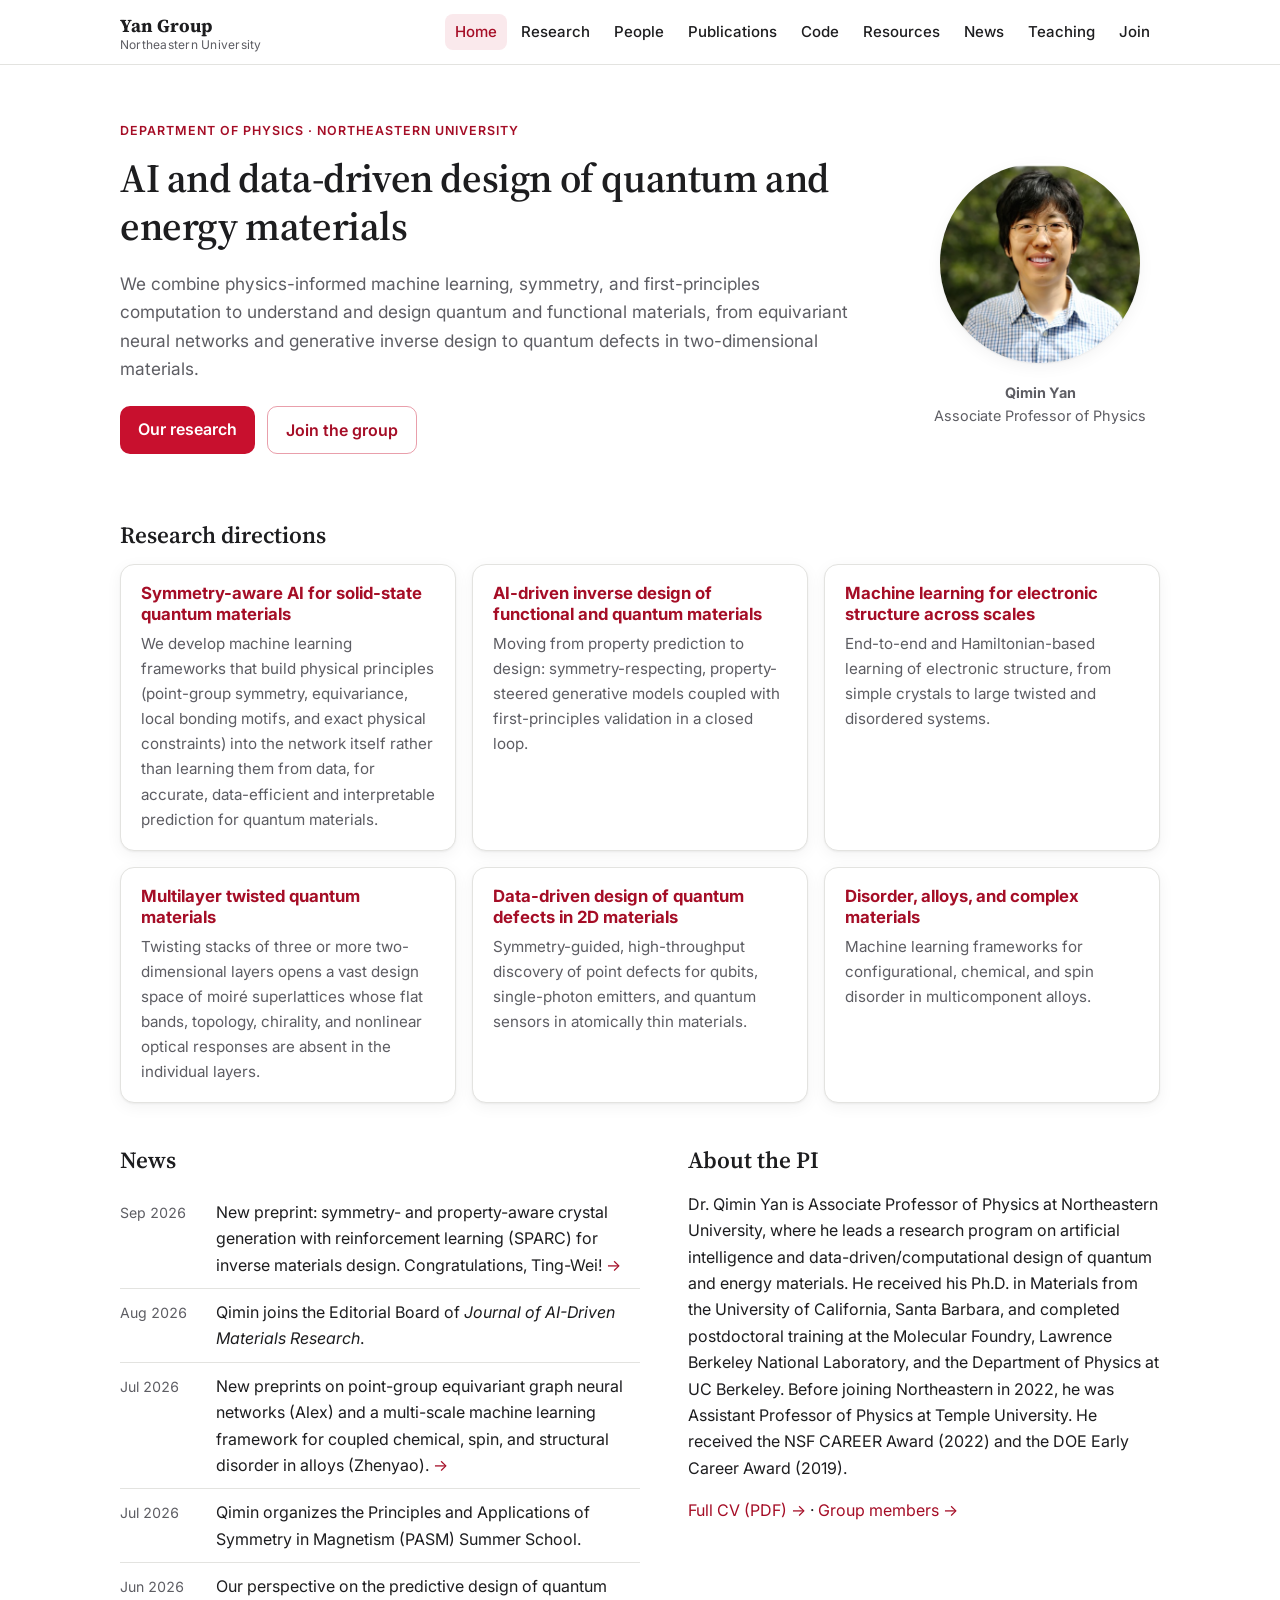
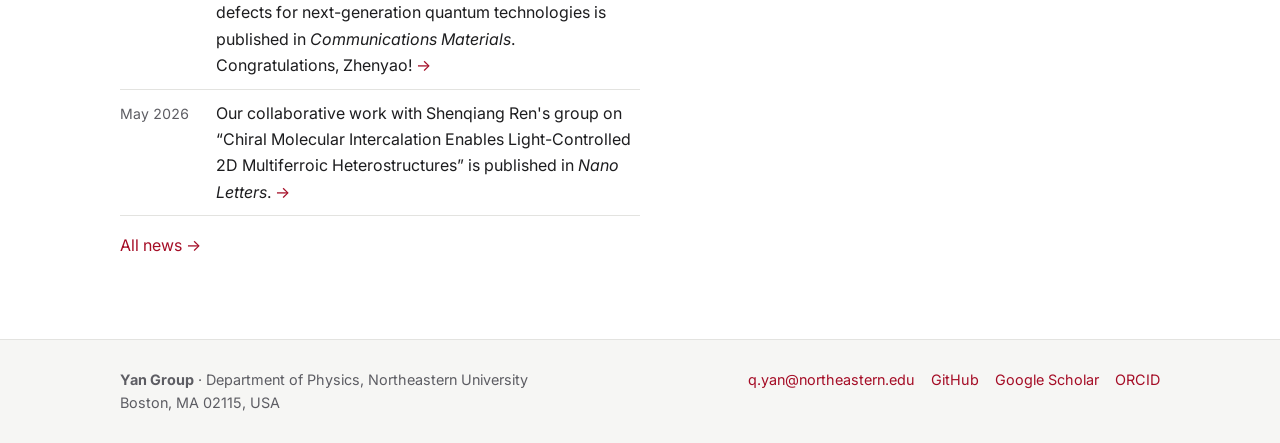
<file: docs/index.html>
<!doctype html>
<html lang="en">
<head>
<meta charset="utf-8">
<meta name="viewport" content="width=device-width, initial-scale=1">
<title>Yan Group: AI and data-driven design of quantum and energy materials | Northeastern University</title>
<meta name="description" content="AI and data-driven design of quantum and energy materials">
<link rel="preconnect" href="https://fonts.googleapis.com"><link rel="preconnect" href="https://fonts.gstatic.com" crossorigin>
<link href="https://fonts.googleapis.com/css2?family=Inter:wght@400;500;600;700&family=Source+Serif+4:opsz,wght@8..60,600&display=swap" rel="stylesheet">
<link rel="stylesheet" href="assets/css/site.css">
<link rel="icon" href="assets/img/favicon.svg" type="image/svg+xml">
</head>
<body>
<header class="site-header">
  <div class="wrap header-inner">
    <a class="brand" href="index.html"><span class="brand-name">Yan Group</span><span class="brand-sub">Northeastern University</span></a>
    <button class="nav-toggle" aria-expanded="false" aria-controls="site-nav" aria-label="Menu">☰</button>
    <nav id="site-nav" class="site-nav"><a href="index.html" aria-current="page">Home</a><a href="research.html">Research</a><a href="people.html">People</a><a href="publications.html">Publications</a><a href="code.html">Code</a><a href="resources.html">Resources</a><a href="news.html">News</a><a href="teaching.html">Teaching</a><a href="join.html">Join</a></nav>
  </div>
</header>
<main class="wrap">

<section class="hero">
  <div>
    <p class="eyebrow">Department of Physics · Northeastern University</p>
    <h1>AI and data-driven design of quantum and energy materials</h1>
    <p class="lede">We combine physics-informed machine learning, symmetry, and first-principles computation to understand and design
    quantum and functional materials, from equivariant neural networks and generative inverse design to quantum defects in
    two-dimensional materials.</p>
    <p class="cta"><a class="btn" href="research.html">Our research</a><a class="btn ghost" href="join.html">Join the group</a></p>
  </div>
  <figure class="pi">
    <img src="assets/img/people/qimin-yan.jpg" alt="Qimin Yan">
    <figcaption><strong>Qimin Yan</strong><br>Associate Professor of Physics</figcaption>
  </figure>
</section>
<section><h2>Research directions</h2><div class="cards"><a class="card" href="research.html#symmetry-aware-ai-for-solid-state-quantum-materials"><h3>Symmetry-aware AI for solid-state quantum materials</h3><p>We develop machine learning frameworks that build physical principles (point-group symmetry, equivariance, local bonding motifs, and exact physical constraints) into the network itself rather than learning them from data, for accurate, data-efficient and interpretable prediction for quantum materials.</p></a><a class="card" href="research.html#ai-driven-inverse-design-of-functional-and-quantum-materials"><h3>AI-driven inverse design of functional and quantum materials</h3><p>Moving from property prediction to design: symmetry-respecting, property-steered generative models coupled with first-principles validation in a closed loop.</p></a><a class="card" href="research.html#machine-learning-for-electronic-structure-across-scales"><h3>Machine learning for electronic structure across scales</h3><p>End-to-end and Hamiltonian-based learning of electronic structure, from simple crystals to large twisted and disordered systems.</p></a><a class="card" href="research.html#multilayer-twisted-quantum-materials"><h3>Multilayer twisted quantum materials</h3><p>Twisting stacks of three or more two-dimensional layers opens a vast design space of moiré superlattices whose flat bands, topology, chirality, and nonlinear optical responses are absent in the individual layers.</p></a><a class="card" href="research.html#data-driven-design-of-quantum-defects-in-2d-materials"><h3>Data-driven design of quantum defects in 2D materials</h3><p>Symmetry-guided, high-throughput discovery of point defects for qubits, single-photon emitters, and quantum sensors in atomically thin materials.</p></a><a class="card" href="research.html#disorder-alloys-and-complex-materials"><h3>Disorder, alloys, and complex materials</h3><p>Machine learning frameworks for configurational, chemical, and spin disorder in multicomponent alloys.</p></a></div></section>
<section class="two-col">
  <div><h2>News</h2><ul class="news"><li><time>Sep 2026</time><span>New preprint: symmetry- and property-aware crystal generation with reinforcement learning (SPARC) for inverse materials design. Congratulations, Ting-Wei! <a href="https://arxiv.org/abs/2609.13468">→</a></span></li><li><time>Aug 2026</time><span>Qimin joins the Editorial Board of <i>Journal of AI-Driven Materials Research</i>.</span></li><li><time>Jul 2026</time><span>New preprints on point-group equivariant graph neural networks (Alex) and a multi-scale machine learning framework for coupled chemical, spin, and structural disorder in alloys (Zhenyao). <a href="https://arxiv.org/abs/2607.16871">→</a></span></li><li><time>Jul 2026</time><span>Qimin organizes the Principles and Applications of Symmetry in Magnetism (PASM) Summer School.</span></li><li><time>Jun 2026</time><span>Our perspective on the predictive design of quantum defects for next-generation quantum technologies is published in <i>Communications Materials</i>. Congratulations, Zhenyao! <a href="https://doi.org/10.1038/s43246-026-01225-7">→</a></span></li><li><time>May 2026</time><span>Our collaborative work with Shenqiang Ren's group on “Chiral Molecular Intercalation Enables Light-Controlled 2D Multiferroic Heterostructures” is published in <i>Nano Letters</i>. <a href="https://doi.org/10.1021/acs.nanolett.6c00485">→</a></span></li></ul><p><a href="news.html">All news →</a></p></div>
  <div><h2>About the PI</h2><p>Dr. Qimin Yan is Associate Professor of Physics at Northeastern University, where he leads a research program on artificial intelligence and data-driven/computational design of quantum and energy materials. He received his Ph.D. in Materials from the University of California, Santa Barbara, and completed postdoctoral training at the Molecular Foundry, Lawrence Berkeley National Laboratory, and the Department of Physics at UC Berkeley. Before joining Northeastern in 2022, he was Assistant Professor of Physics at Temple University. He received the NSF CAREER Award (2022) and the DOE Early Career Award (2019).</p>
<p><a href="assets/files/CV_Qimin_Yan.pdf">Full CV (PDF) →</a> · <a href="people.html">Group members →</a></p></div>
</section>
</main>
<footer class="site-footer">
  <div class="wrap footer-inner">
    <div><strong>Yan Group</strong> · Department of Physics, Northeastern University<br>Boston, MA 02115, USA</div>
    <div class="footer-links"><a href="mailto:q.yan@northeastern.edu">q.yan@northeastern.edu</a>
      <a href="https://github.com/qmatyanlab">GitHub</a>
      <a href="https://scholar.google.com/citations?user=ysfTfdkAAAAJ">Google Scholar</a>
      <a href="https://orcid.org/0000-0002-3377-0314">ORCID</a></div>
  </div>
</footer>
<script>
document.querySelector('.nav-toggle').addEventListener('click', e => {
  const open = document.body.classList.toggle('nav-open'); e.currentTarget.setAttribute('aria-expanded', open);
});
</script>
</body>
</html>
</file>
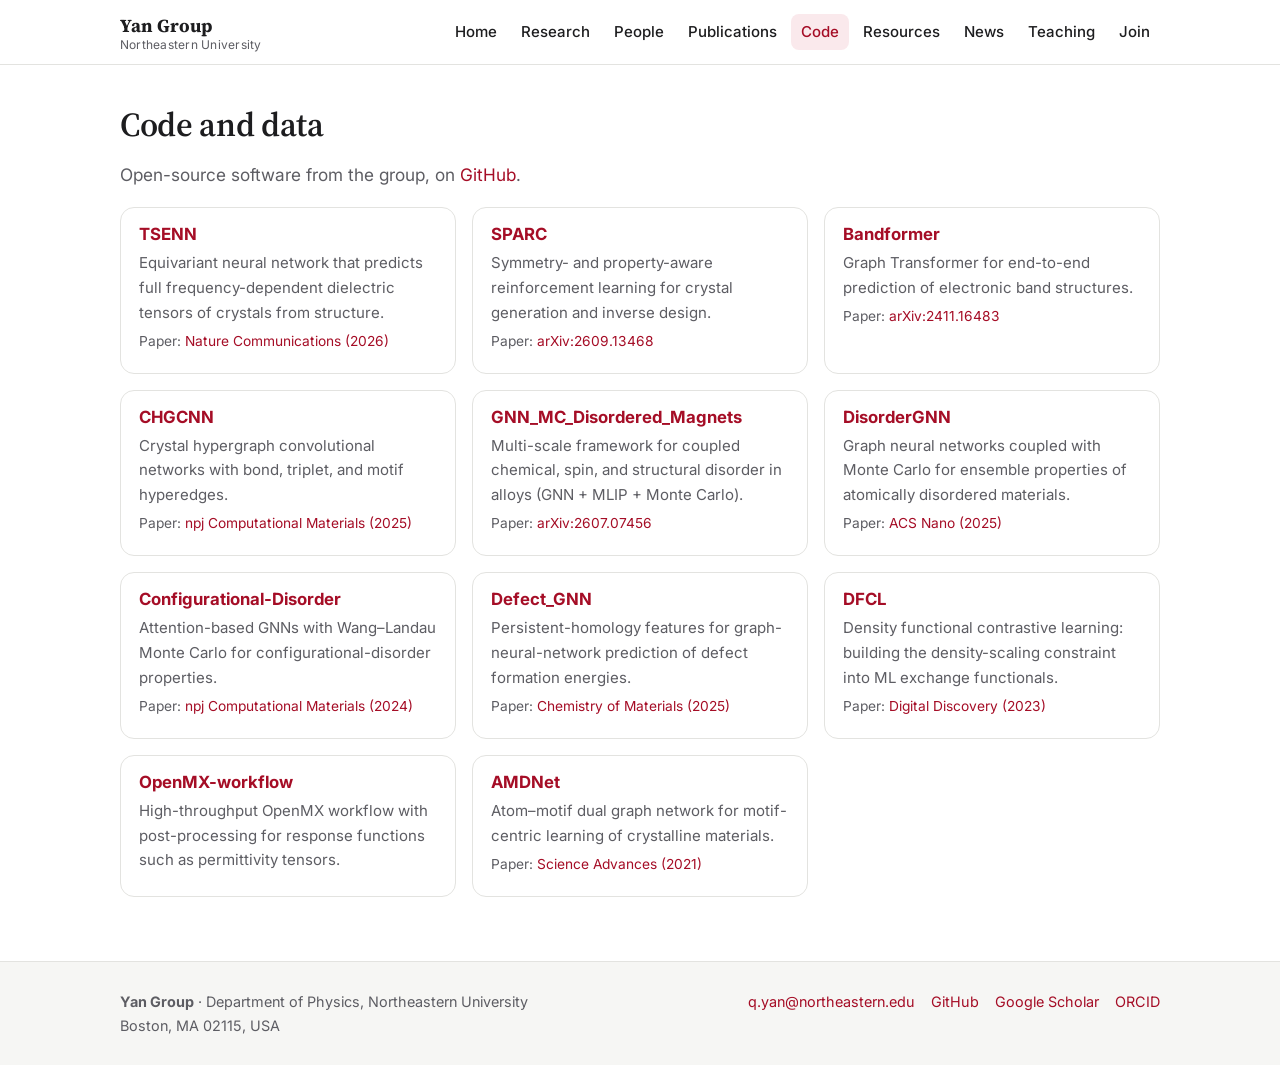
<file: docs/code.html>
<!doctype html>
<html lang="en">
<head>
<meta charset="utf-8">
<meta name="viewport" content="width=device-width, initial-scale=1">
<title>Code | Yan Group at Northeastern</title>
<meta name="description" content="AI and data-driven design of quantum and energy materials">
<link rel="preconnect" href="https://fonts.googleapis.com"><link rel="preconnect" href="https://fonts.gstatic.com" crossorigin>
<link href="https://fonts.googleapis.com/css2?family=Inter:wght@400;500;600;700&family=Source+Serif+4:opsz,wght@8..60,600&display=swap" rel="stylesheet">
<link rel="stylesheet" href="assets/css/site.css">
<link rel="icon" href="assets/img/favicon.svg" type="image/svg+xml">
</head>
<body>
<header class="site-header">
  <div class="wrap header-inner">
    <a class="brand" href="index.html"><span class="brand-name">Yan Group</span><span class="brand-sub">Northeastern University</span></a>
    <button class="nav-toggle" aria-expanded="false" aria-controls="site-nav" aria-label="Menu">☰</button>
    <nav id="site-nav" class="site-nav"><a href="index.html">Home</a><a href="research.html">Research</a><a href="people.html">People</a><a href="publications.html">Publications</a><a href="code.html" aria-current="page">Code</a><a href="resources.html">Resources</a><a href="news.html">News</a><a href="teaching.html">Teaching</a><a href="join.html">Join</a></nav>
  </div>
</header>
<main class="wrap">
<h1>Code and data</h1>
<p class="lede">Open-source software from the group, on <a href="https://github.com/qmatyanlab">GitHub</a>.</p><div class="repos"><div class="repo"><h3><a href="https://github.com/qmatyanlab/TSENN">TSENN</a></h3><p>Equivariant neural network that predicts full frequency-dependent dielectric tensors of crystals from structure.</p>
<p class="paper">Paper: <a href="https://doi.org/10.1038/s41467-026-69159-9">Nature Communications (2026)</a></p></div><div class="repo"><h3><a href="https://github.com/qmatyanlab/sparc">SPARC</a></h3><p>Symmetry- and property-aware reinforcement learning for crystal generation and inverse design.</p>
<p class="paper">Paper: <a href="https://arxiv.org/abs/2609.13468">arXiv:2609.13468</a></p></div><div class="repo"><h3><a href="https://github.com/qmatyanlab/Bandformer">Bandformer</a></h3><p>Graph Transformer for end-to-end prediction of electronic band structures.</p>
<p class="paper">Paper: <a href="https://arxiv.org/abs/2411.16483">arXiv:2411.16483</a></p></div><div class="repo"><h3><a href="https://github.com/qmatyanlab/CHGCNN">CHGCNN</a></h3><p>Crystal hypergraph convolutional networks with bond, triplet, and motif hyperedges.</p>
<p class="paper">Paper: <a href="https://doi.org/10.1038/s41524-025-01826-9">npj Computational Materials (2025)</a></p></div><div class="repo"><h3><a href="https://github.com/qmatyanlab/GNN_MC_Disordered_Magnets">GNN_MC_Disordered_Magnets</a></h3><p>Multi-scale framework for coupled chemical, spin, and structural disorder in alloys (GNN + MLIP + Monte Carlo).</p>
<p class="paper">Paper: <a href="https://arxiv.org/abs/2607.07456">arXiv:2607.07456</a></p></div><div class="repo"><h3><a href="https://github.com/qmatyanlab/DisorderGNN">DisorderGNN</a></h3><p>Graph neural networks coupled with Monte Carlo for ensemble properties of atomically disordered materials.</p>
<p class="paper">Paper: <a href="https://doi.org/10.1021/acsnano.5c13080">ACS Nano (2025)</a></p></div><div class="repo"><h3><a href="https://github.com/qmatyanlab/Configurational-Disorder">Configurational-Disorder</a></h3><p>Attention-based GNNs with Wang–Landau Monte Carlo for configurational-disorder properties.</p>
<p class="paper">Paper: <a href="https://doi.org/10.1038/s41524-024-01283-w">npj Computational Materials (2024)</a></p></div><div class="repo"><h3><a href="https://github.com/qmatyanlab/Defect_GNN">Defect_GNN</a></h3><p>Persistent-homology features for graph-neural-network prediction of defect formation energies.</p>
<p class="paper">Paper: <a href="https://doi.org/10.1021/acs.chemmater.4c03028">Chemistry of Materials (2025)</a></p></div><div class="repo"><h3><a href="https://github.com/qmatyanlab/DFCL">DFCL</a></h3><p>Density functional contrastive learning: building the density-scaling constraint into ML exchange functionals.</p>
<p class="paper">Paper: <a href="https://doi.org/10.1039/D3DD00114H">Digital Discovery (2023)</a></p></div><div class="repo"><h3><a href="https://github.com/qmatyanlab/OpenMX-workflow">OpenMX-workflow</a></h3><p>High-throughput OpenMX workflow with post-processing for response functions such as permittivity tensors.</p>
<p class="paper"></p></div><div class="repo"><h3><a href="https://github.com/S-Hauri/AMDNet">AMDNet</a></h3><p>Atom–motif dual graph network for motif-centric learning of crystalline materials.</p>
<p class="paper">Paper: <a href="https://doi.org/10.1126/sciadv.abf1754">Science Advances (2021)</a></p></div></div>
</main>
<footer class="site-footer">
  <div class="wrap footer-inner">
    <div><strong>Yan Group</strong> · Department of Physics, Northeastern University<br>Boston, MA 02115, USA</div>
    <div class="footer-links"><a href="mailto:q.yan@northeastern.edu">q.yan@northeastern.edu</a>
      <a href="https://github.com/qmatyanlab">GitHub</a>
      <a href="https://scholar.google.com/citations?user=ysfTfdkAAAAJ">Google Scholar</a>
      <a href="https://orcid.org/0000-0002-3377-0314">ORCID</a></div>
  </div>
</footer>
<script>
document.querySelector('.nav-toggle').addEventListener('click', e => {
  const open = document.body.classList.toggle('nav-open'); e.currentTarget.setAttribute('aria-expanded', open);
});
</script>
</body>
</html>
</file>
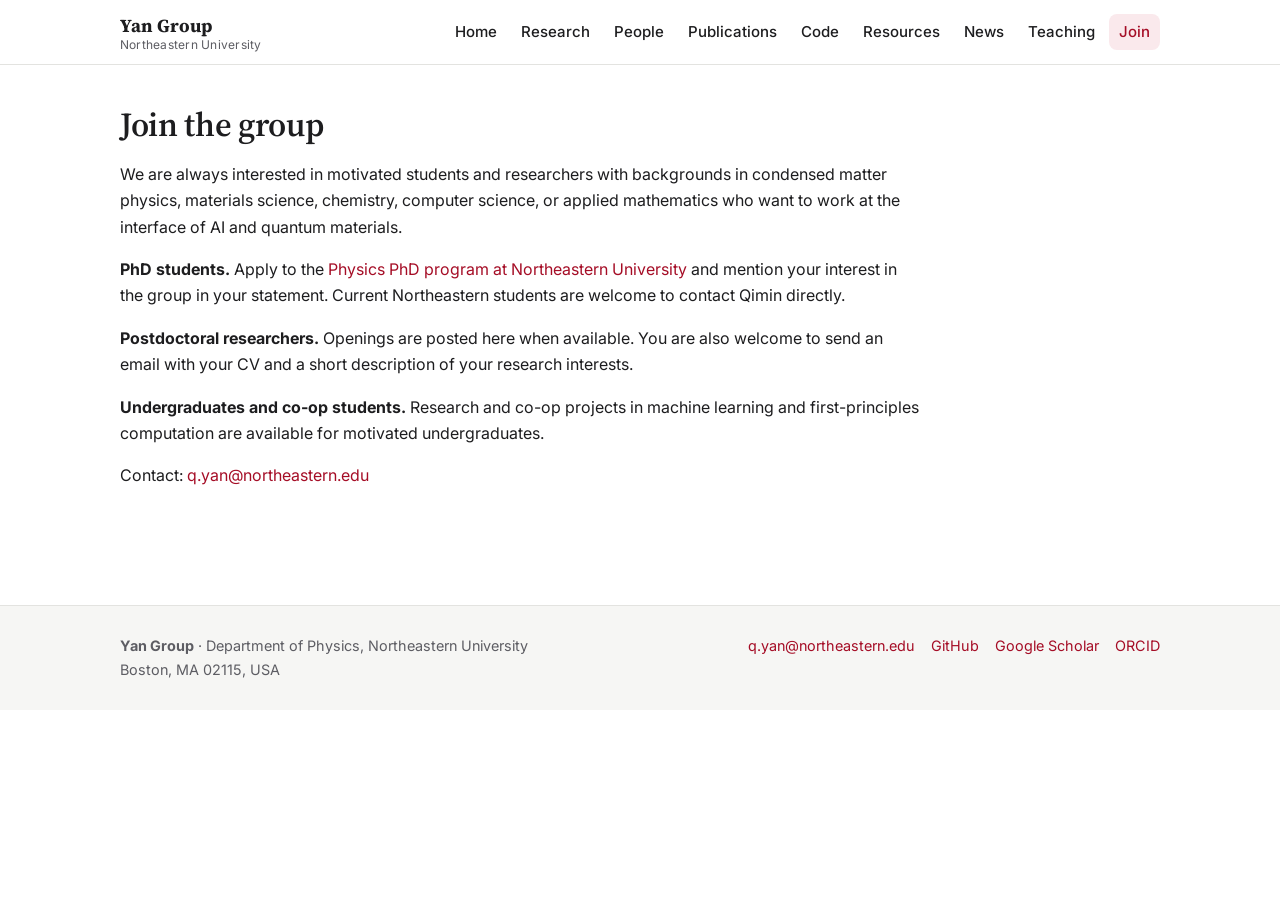
<file: docs/join.html>
<!doctype html>
<html lang="en">
<head>
<meta charset="utf-8">
<meta name="viewport" content="width=device-width, initial-scale=1">
<title>Join the group | Yan Group at Northeastern</title>
<meta name="description" content="AI and data-driven design of quantum and energy materials">
<link rel="preconnect" href="https://fonts.googleapis.com"><link rel="preconnect" href="https://fonts.gstatic.com" crossorigin>
<link href="https://fonts.googleapis.com/css2?family=Inter:wght@400;500;600;700&family=Source+Serif+4:opsz,wght@8..60,600&display=swap" rel="stylesheet">
<link rel="stylesheet" href="assets/css/site.css">
<link rel="icon" href="assets/img/favicon.svg" type="image/svg+xml">
</head>
<body>
<header class="site-header">
  <div class="wrap header-inner">
    <a class="brand" href="index.html"><span class="brand-name">Yan Group</span><span class="brand-sub">Northeastern University</span></a>
    <button class="nav-toggle" aria-expanded="false" aria-controls="site-nav" aria-label="Menu">☰</button>
    <nav id="site-nav" class="site-nav"><a href="index.html">Home</a><a href="research.html">Research</a><a href="people.html">People</a><a href="publications.html">Publications</a><a href="code.html">Code</a><a href="resources.html">Resources</a><a href="news.html">News</a><a href="teaching.html">Teaching</a><a href="join.html" aria-current="page">Join</a></nav>
  </div>
</header>
<main class="wrap">
<div class="prose"><h1 id="join-the-group">Join the group</h1>
<p>We are always interested in motivated students and researchers with backgrounds in condensed matter physics, materials science, chemistry, computer science, or applied mathematics who want to work at the interface of AI and quantum materials.</p>
<p><strong>PhD students.</strong> Apply to the <a href="https://cos.northeastern.edu/physics/">Physics PhD program at Northeastern University</a> and mention your interest in the group in your statement. Current Northeastern students are welcome to contact Qimin directly.</p>
<p><strong>Postdoctoral researchers.</strong> Openings are posted here when available. You are also welcome to send an email with your CV and a short description of your research interests.</p>
<p><strong>Undergraduates and co-op students.</strong> Research and co-op projects in machine learning and first-principles computation are available for motivated undergraduates.</p>
<p>Contact: <a href="mailto:q.yan@northeastern.edu">q.yan@northeastern.edu</a></p>
</div>
</main>
<footer class="site-footer">
  <div class="wrap footer-inner">
    <div><strong>Yan Group</strong> · Department of Physics, Northeastern University<br>Boston, MA 02115, USA</div>
    <div class="footer-links"><a href="mailto:q.yan@northeastern.edu">q.yan@northeastern.edu</a>
      <a href="https://github.com/qmatyanlab">GitHub</a>
      <a href="https://scholar.google.com/citations?user=ysfTfdkAAAAJ">Google Scholar</a>
      <a href="https://orcid.org/0000-0002-3377-0314">ORCID</a></div>
  </div>
</footer>
<script>
document.querySelector('.nav-toggle').addEventListener('click', e => {
  const open = document.body.classList.toggle('nav-open'); e.currentTarget.setAttribute('aria-expanded', open);
});
</script>
</body>
</html>
</file>
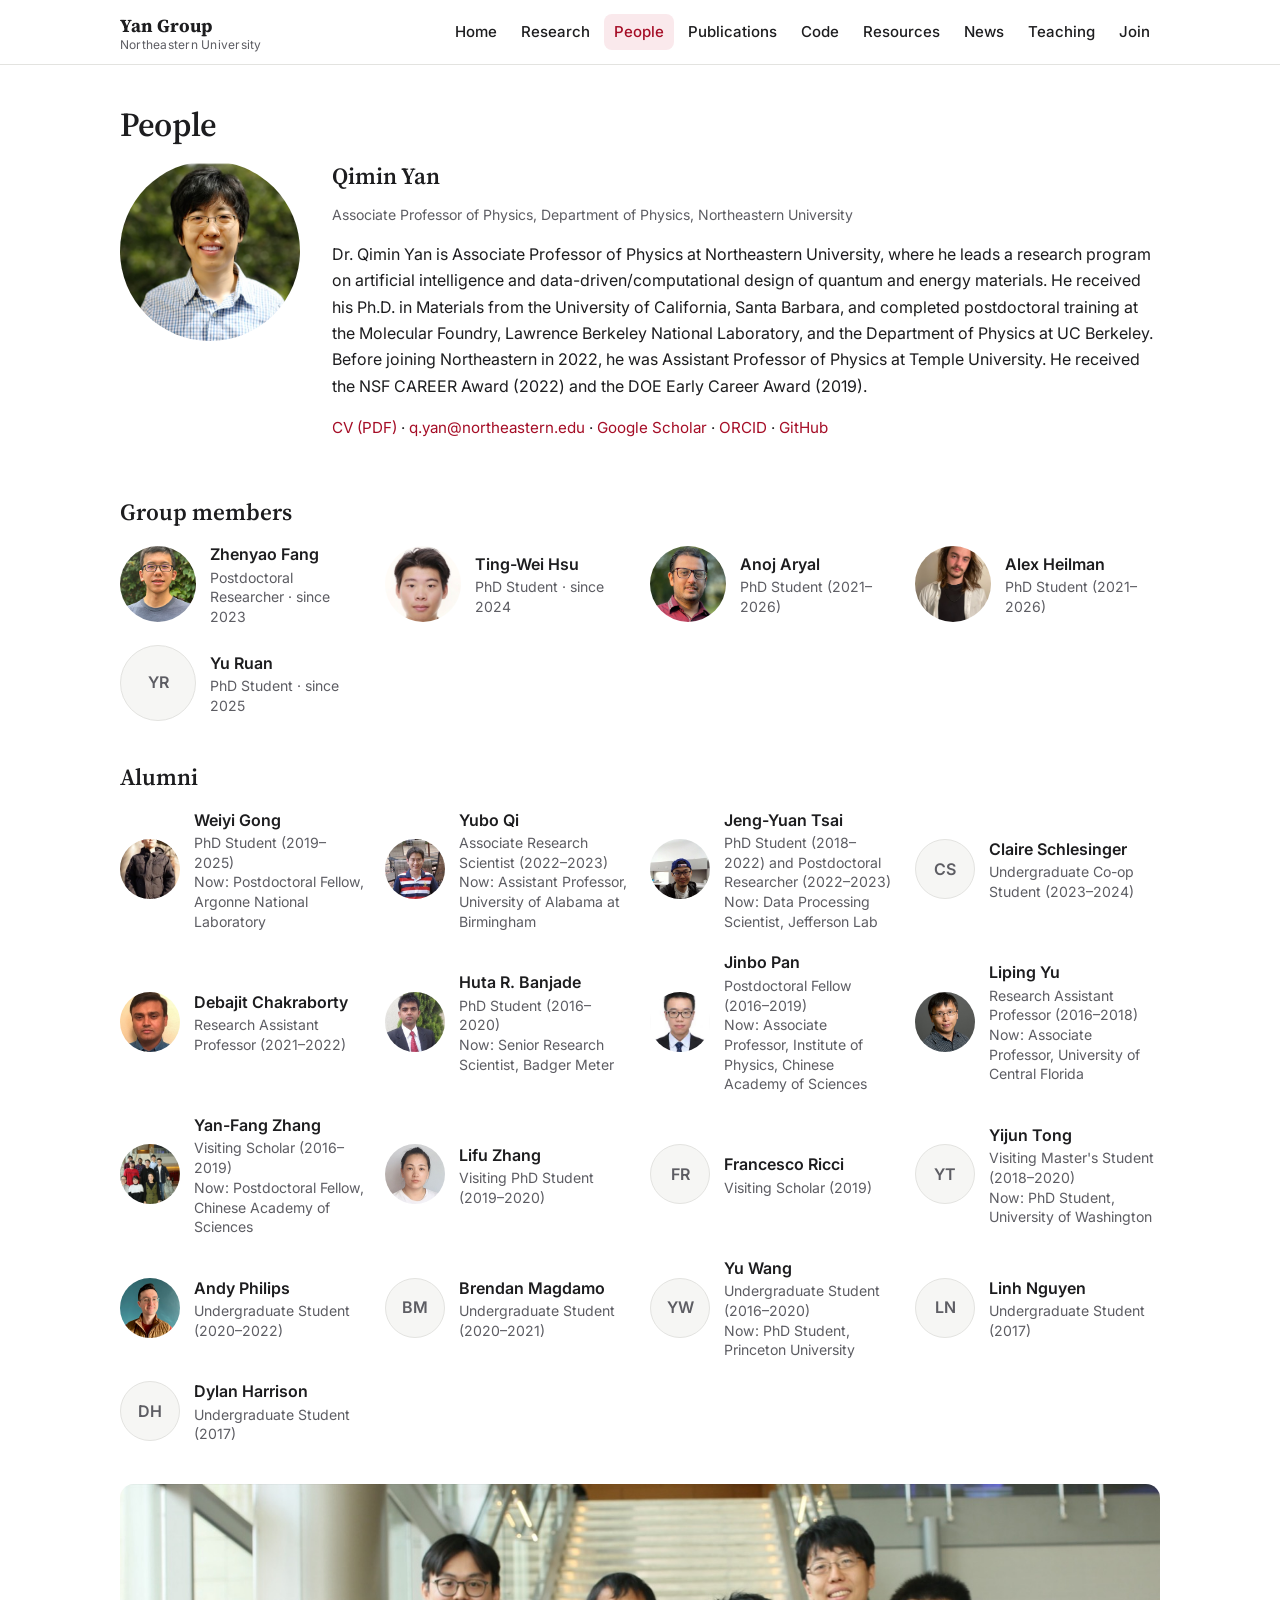
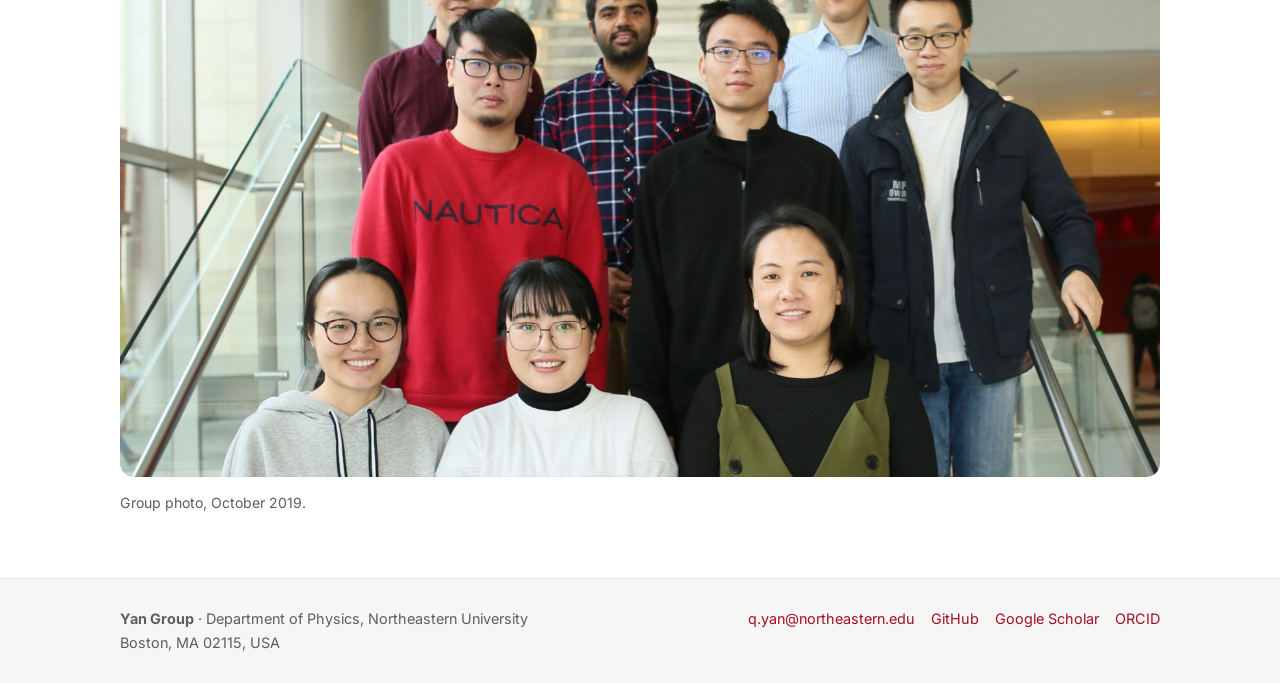
<file: docs/people.html>
<!doctype html>
<html lang="en">
<head>
<meta charset="utf-8">
<meta name="viewport" content="width=device-width, initial-scale=1">
<title>People | Yan Group at Northeastern</title>
<meta name="description" content="AI and data-driven design of quantum and energy materials">
<link rel="preconnect" href="https://fonts.googleapis.com"><link rel="preconnect" href="https://fonts.gstatic.com" crossorigin>
<link href="https://fonts.googleapis.com/css2?family=Inter:wght@400;500;600;700&family=Source+Serif+4:opsz,wght@8..60,600&display=swap" rel="stylesheet">
<link rel="stylesheet" href="assets/css/site.css">
<link rel="icon" href="assets/img/favicon.svg" type="image/svg+xml">
</head>
<body>
<header class="site-header">
  <div class="wrap header-inner">
    <a class="brand" href="index.html"><span class="brand-name">Yan Group</span><span class="brand-sub">Northeastern University</span></a>
    <button class="nav-toggle" aria-expanded="false" aria-controls="site-nav" aria-label="Menu">☰</button>
    <nav id="site-nav" class="site-nav"><a href="index.html">Home</a><a href="research.html">Research</a><a href="people.html" aria-current="page">People</a><a href="publications.html">Publications</a><a href="code.html">Code</a><a href="resources.html">Resources</a><a href="news.html">News</a><a href="teaching.html">Teaching</a><a href="join.html">Join</a></nav>
  </div>
</header>
<main class="wrap">
<h1>People</h1>
<section class="pi-block">
  <img src="assets/img/people/qimin-yan.jpg" alt="Qimin Yan">
  <div><h2>Qimin Yan</h2><p class="prole">Associate Professor of Physics, Department of Physics, Northeastern University</p>
  <p>Dr. Qimin Yan is Associate Professor of Physics at Northeastern University, where he leads a research program on artificial intelligence and data-driven/computational design of quantum and energy materials. He received his Ph.D. in Materials from the University of California, Santa Barbara, and completed postdoctoral training at the Molecular Foundry, Lawrence Berkeley National Laboratory, and the Department of Physics at UC Berkeley. Before joining Northeastern in 2022, he was Assistant Professor of Physics at Temple University. He received the NSF CAREER Award (2022) and the DOE Early Career Award (2019).</p>

  <p class="links"><a href="assets/files/CV_Qimin_Yan.pdf">CV (PDF)</a> · <a href="mailto:q.yan@northeastern.edu">q.yan@northeastern.edu</a> · <a href="https://scholar.google.com/citations?user=ysfTfdkAAAAJ">Google Scholar</a> ·
  <a href="https://orcid.org/0000-0002-3377-0314">ORCID</a> · <a href="https://github.com/qmatyanlab">GitHub</a></p></div>
</section>
<h2>Group members</h2><div class="people"><div class="person"><img src="assets/img/people/zhenyao-fang.jpg" alt="Zhenyao Fang" loading="lazy"><div><div class="pname">Zhenyao Fang</div><div class="prole">Postdoctoral Researcher · since 2023</div></div></div><div class="person"><img src="assets/img/people/ting-wei-hsu.jpg" alt="Ting-Wei Hsu" loading="lazy"><div><div class="pname">Ting-Wei Hsu</div><div class="prole">PhD Student · since 2024</div></div></div><div class="person"><img src="assets/img/people/anoj-aryal.jpg" alt="Anoj Aryal" loading="lazy"><div><div class="pname">Anoj Aryal</div><div class="prole">PhD Student (2021–2026)</div></div></div><div class="person"><img src="assets/img/people/alex-heilman.jpg" alt="Alex Heilman" loading="lazy"><div><div class="pname">Alex Heilman</div><div class="prole">PhD Student (2021–2026)</div></div></div><div class="person"><div class="avatar" aria-hidden="true">YR</div><div><div class="pname">Yu Ruan</div><div class="prole">PhD Student · since 2025</div></div></div></div>
<h2>Alumni</h2><div class="people alumni"><div class="person"><img src="assets/img/people/weiyi-gong.jpg" alt="Weiyi Gong" loading="lazy"><div><div class="pname">Weiyi Gong</div><div class="prole">PhD Student (2019–2025)</div><div class="now">Now: Postdoctoral Fellow, Argonne National Laboratory</div></div></div><div class="person"><img src="assets/img/people/yubo-qi.jpg" alt="Yubo Qi" loading="lazy"><div><div class="pname">Yubo Qi</div><div class="prole">Associate Research Scientist (2022–2023)</div><div class="now">Now: Assistant Professor, University of Alabama at Birmingham</div></div></div><div class="person"><img src="assets/img/people/jeng-yuan-tsai.jpg" alt="Jeng-Yuan Tsai" loading="lazy"><div><div class="pname">Jeng-Yuan Tsai</div><div class="prole">PhD Student (2018–2022) and Postdoctoral Researcher (2022–2023)</div><div class="now">Now: Data Processing Scientist, Jefferson Lab</div></div></div><div class="person"><div class="avatar" aria-hidden="true">CS</div><div><div class="pname">Claire Schlesinger</div><div class="prole">Undergraduate Co-op Student (2023–2024)</div></div></div><div class="person"><img src="assets/img/people/debajit-chakraborty.jpg" alt="Debajit Chakraborty" loading="lazy"><div><div class="pname">Debajit Chakraborty</div><div class="prole">Research Assistant Professor (2021–2022)</div></div></div><div class="person"><img src="assets/img/people/huta-banjade.jpg" alt="Huta R. Banjade" loading="lazy"><div><div class="pname">Huta R. Banjade</div><div class="prole">PhD Student (2016–2020)</div><div class="now">Now: Senior Research Scientist, Badger Meter</div></div></div><div class="person"><img src="assets/img/people/jinbo-pan.jpg" alt="Jinbo Pan" loading="lazy"><div><div class="pname">Jinbo Pan</div><div class="prole">Postdoctoral Fellow (2016–2019)</div><div class="now">Now: Associate Professor, Institute of Physics, Chinese Academy of Sciences</div></div></div><div class="person"><img src="assets/img/people/liping-yu.jpg" alt="Liping Yu" loading="lazy"><div><div class="pname">Liping Yu</div><div class="prole">Research Assistant Professor (2016–2018)</div><div class="now">Now: Associate Professor, University of Central Florida</div></div></div><div class="person"><img src="assets/img/people/yan-fang-zhang.jpg" alt="Yan-Fang Zhang" loading="lazy"><div><div class="pname">Yan-Fang Zhang</div><div class="prole">Visiting Scholar (2016–2019)</div><div class="now">Now: Postdoctoral Fellow, Chinese Academy of Sciences</div></div></div><div class="person"><img src="assets/img/people/lifu-zhang.jpg" alt="Lifu Zhang" loading="lazy"><div><div class="pname">Lifu Zhang</div><div class="prole">Visiting PhD Student (2019–2020)</div></div></div><div class="person"><div class="avatar" aria-hidden="true">FR</div><div><div class="pname">Francesco Ricci</div><div class="prole">Visiting Scholar (2019)</div></div></div><div class="person"><div class="avatar" aria-hidden="true">YT</div><div><div class="pname">Yijun Tong</div><div class="prole">Visiting Master&#x27;s Student (2018–2020)</div><div class="now">Now: PhD Student, University of Washington</div></div></div><div class="person"><img src="assets/img/people/andy-philips.jpg" alt="Andy Philips" loading="lazy"><div><div class="pname">Andy Philips</div><div class="prole">Undergraduate Student (2020–2022)</div></div></div><div class="person"><div class="avatar" aria-hidden="true">BM</div><div><div class="pname">Brendan Magdamo</div><div class="prole">Undergraduate Student (2020–2021)</div></div></div><div class="person"><div class="avatar" aria-hidden="true">YW</div><div><div class="pname">Yu Wang</div><div class="prole">Undergraduate Student (2016–2020)</div><div class="now">Now: PhD Student, Princeton University</div></div></div><div class="person"><div class="avatar" aria-hidden="true">LN</div><div><div class="pname">Linh Nguyen</div><div class="prole">Undergraduate Student (2017)</div></div></div><div class="person"><div class="avatar" aria-hidden="true">DH</div><div><div class="pname">Dylan Harrison</div><div class="prole">Undergraduate Student (2017)</div></div></div></div>
<figure class="group-photo"><img src="assets/img/group-2019.jpg" alt="Group photo, October 2019" loading="lazy"><figcaption>Group photo, October 2019.</figcaption></figure>
</main>
<footer class="site-footer">
  <div class="wrap footer-inner">
    <div><strong>Yan Group</strong> · Department of Physics, Northeastern University<br>Boston, MA 02115, USA</div>
    <div class="footer-links"><a href="mailto:q.yan@northeastern.edu">q.yan@northeastern.edu</a>
      <a href="https://github.com/qmatyanlab">GitHub</a>
      <a href="https://scholar.google.com/citations?user=ysfTfdkAAAAJ">Google Scholar</a>
      <a href="https://orcid.org/0000-0002-3377-0314">ORCID</a></div>
  </div>
</footer>
<script>
document.querySelector('.nav-toggle').addEventListener('click', e => {
  const open = document.body.classList.toggle('nav-open'); e.currentTarget.setAttribute('aria-expanded', open);
});
</script>
</body>
</html>
</file>
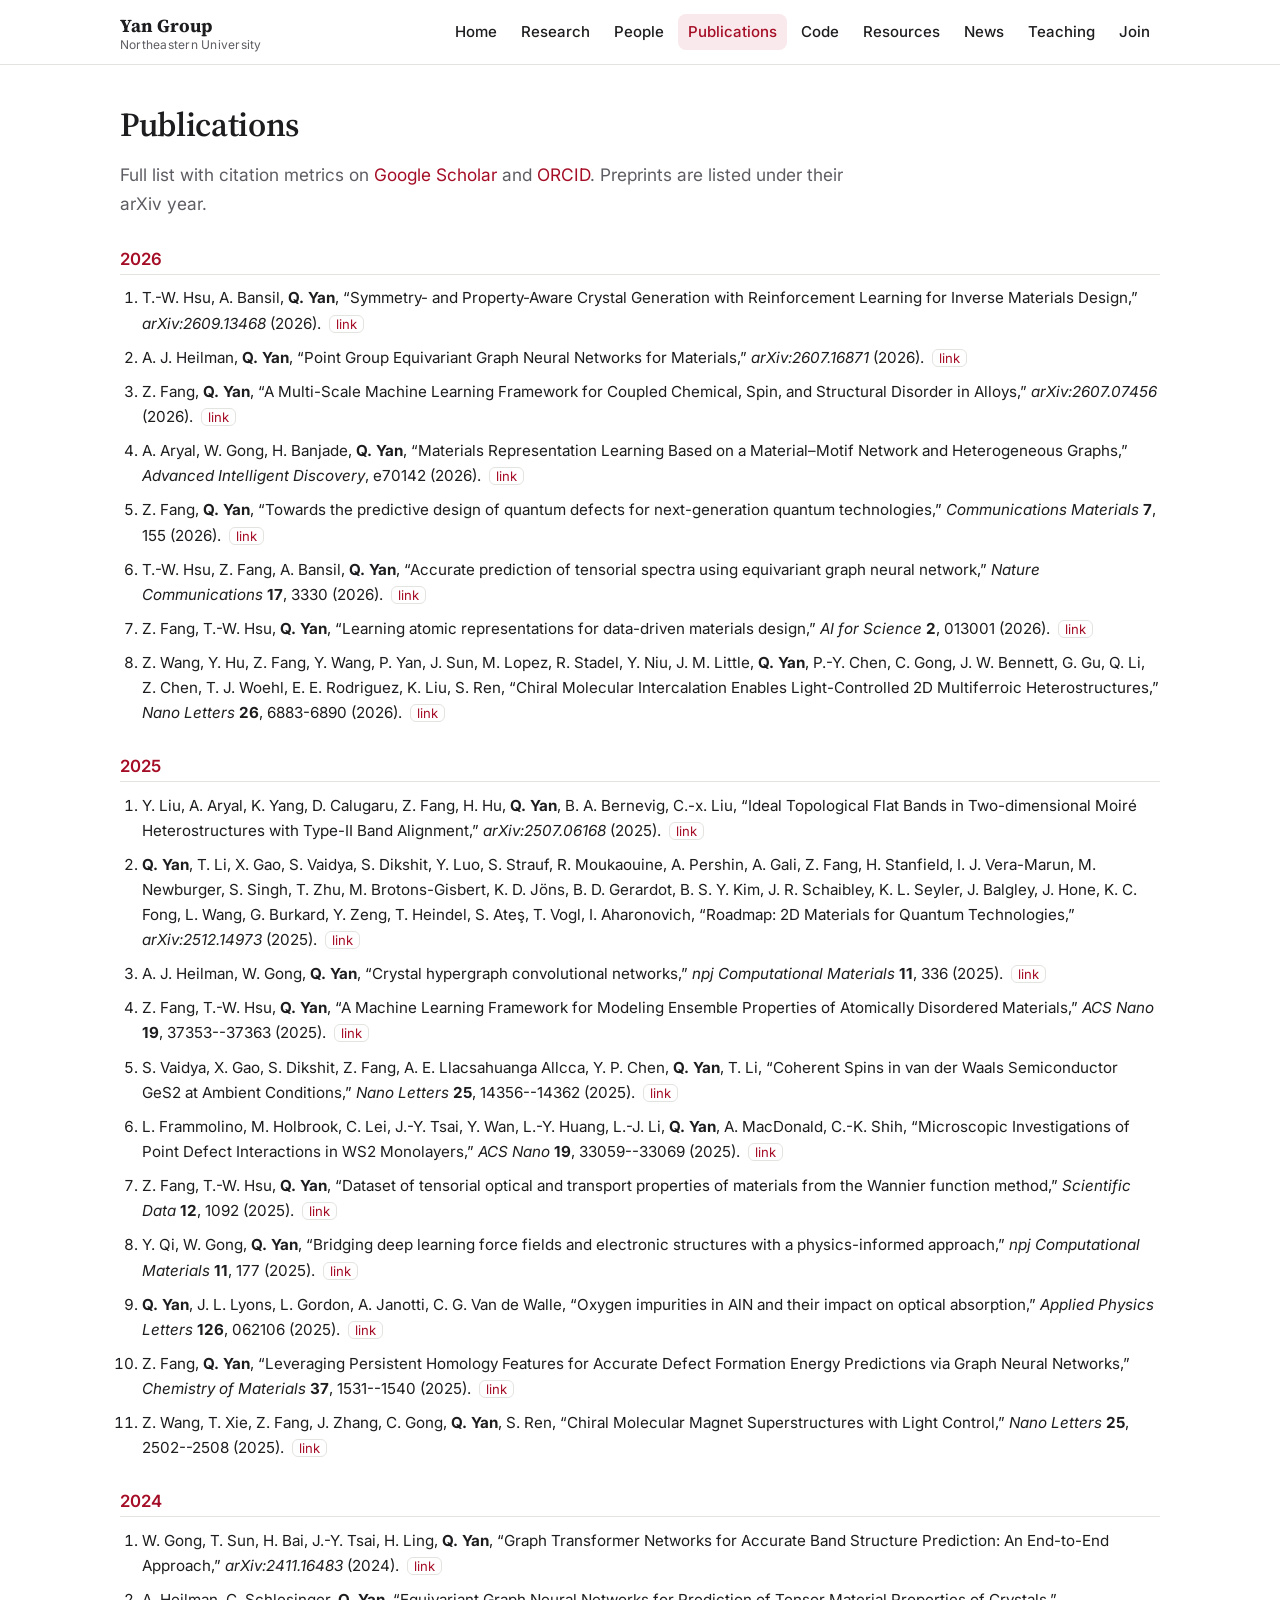
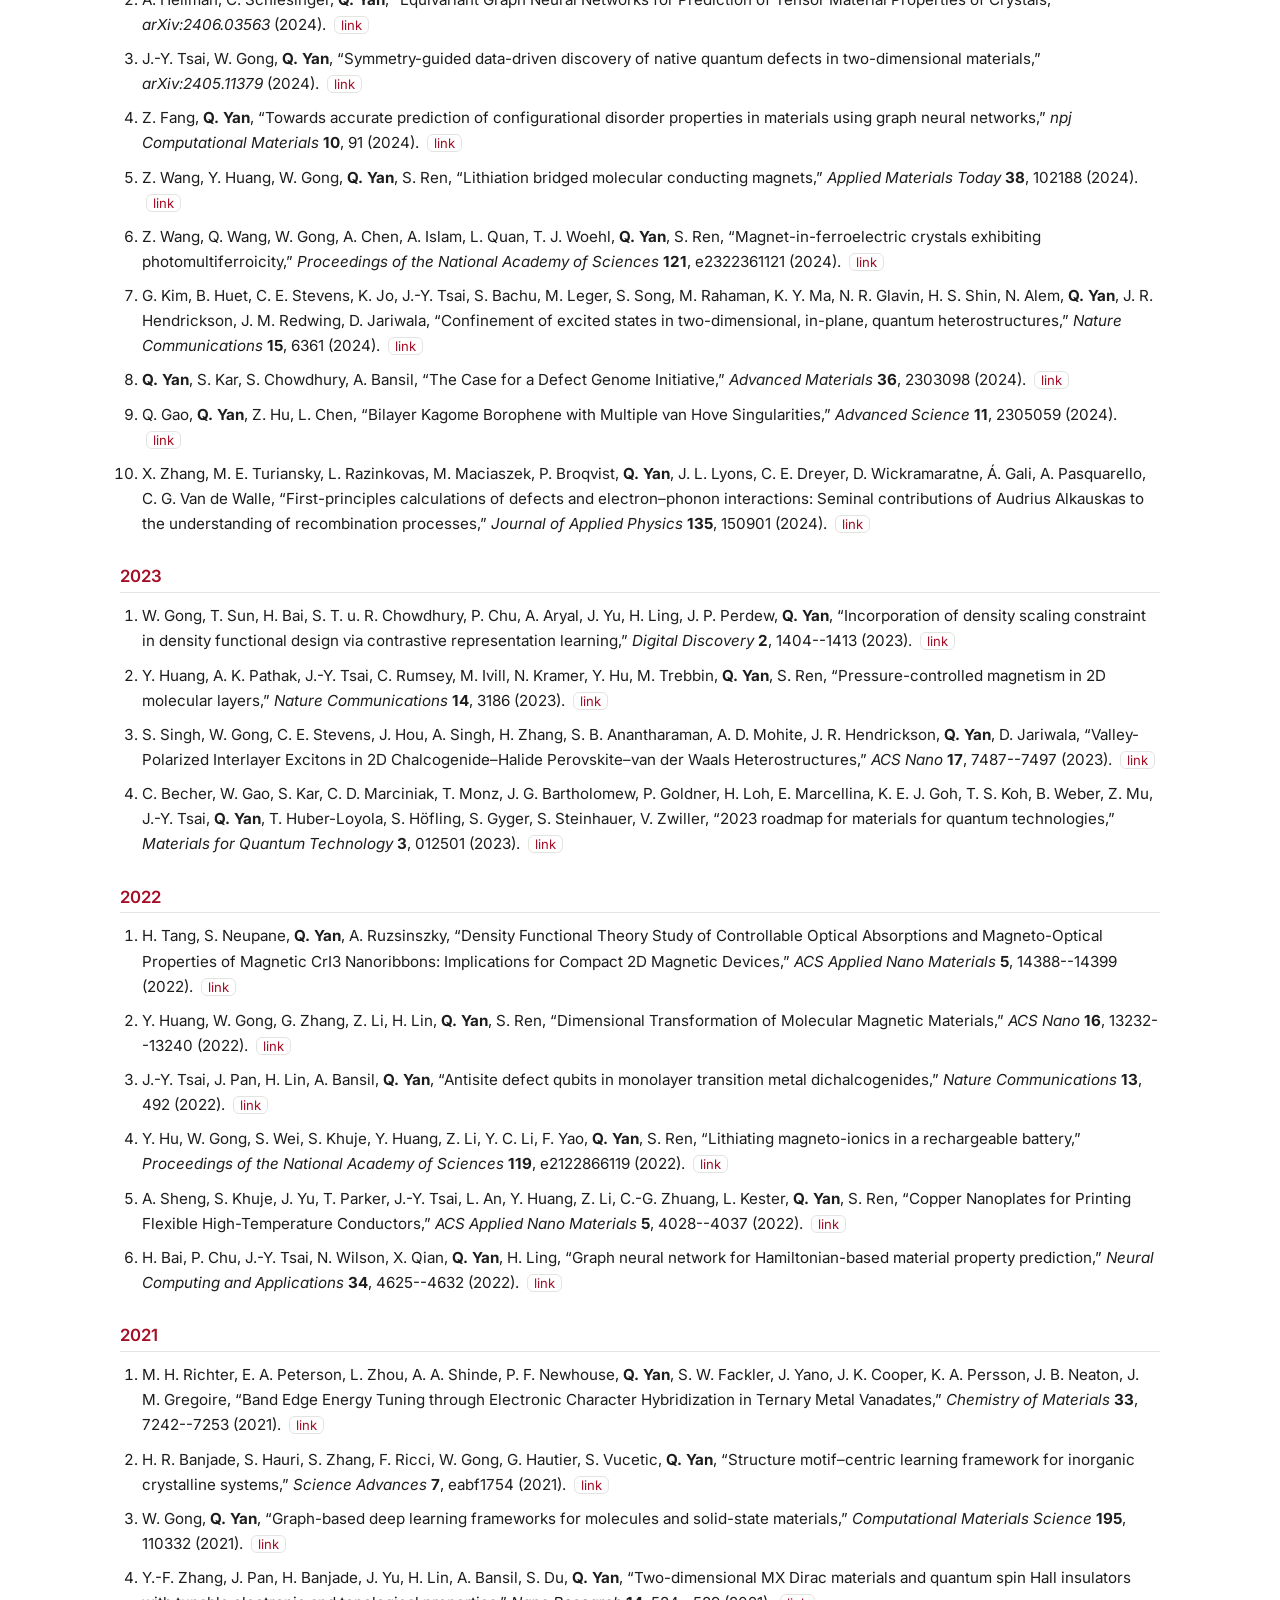
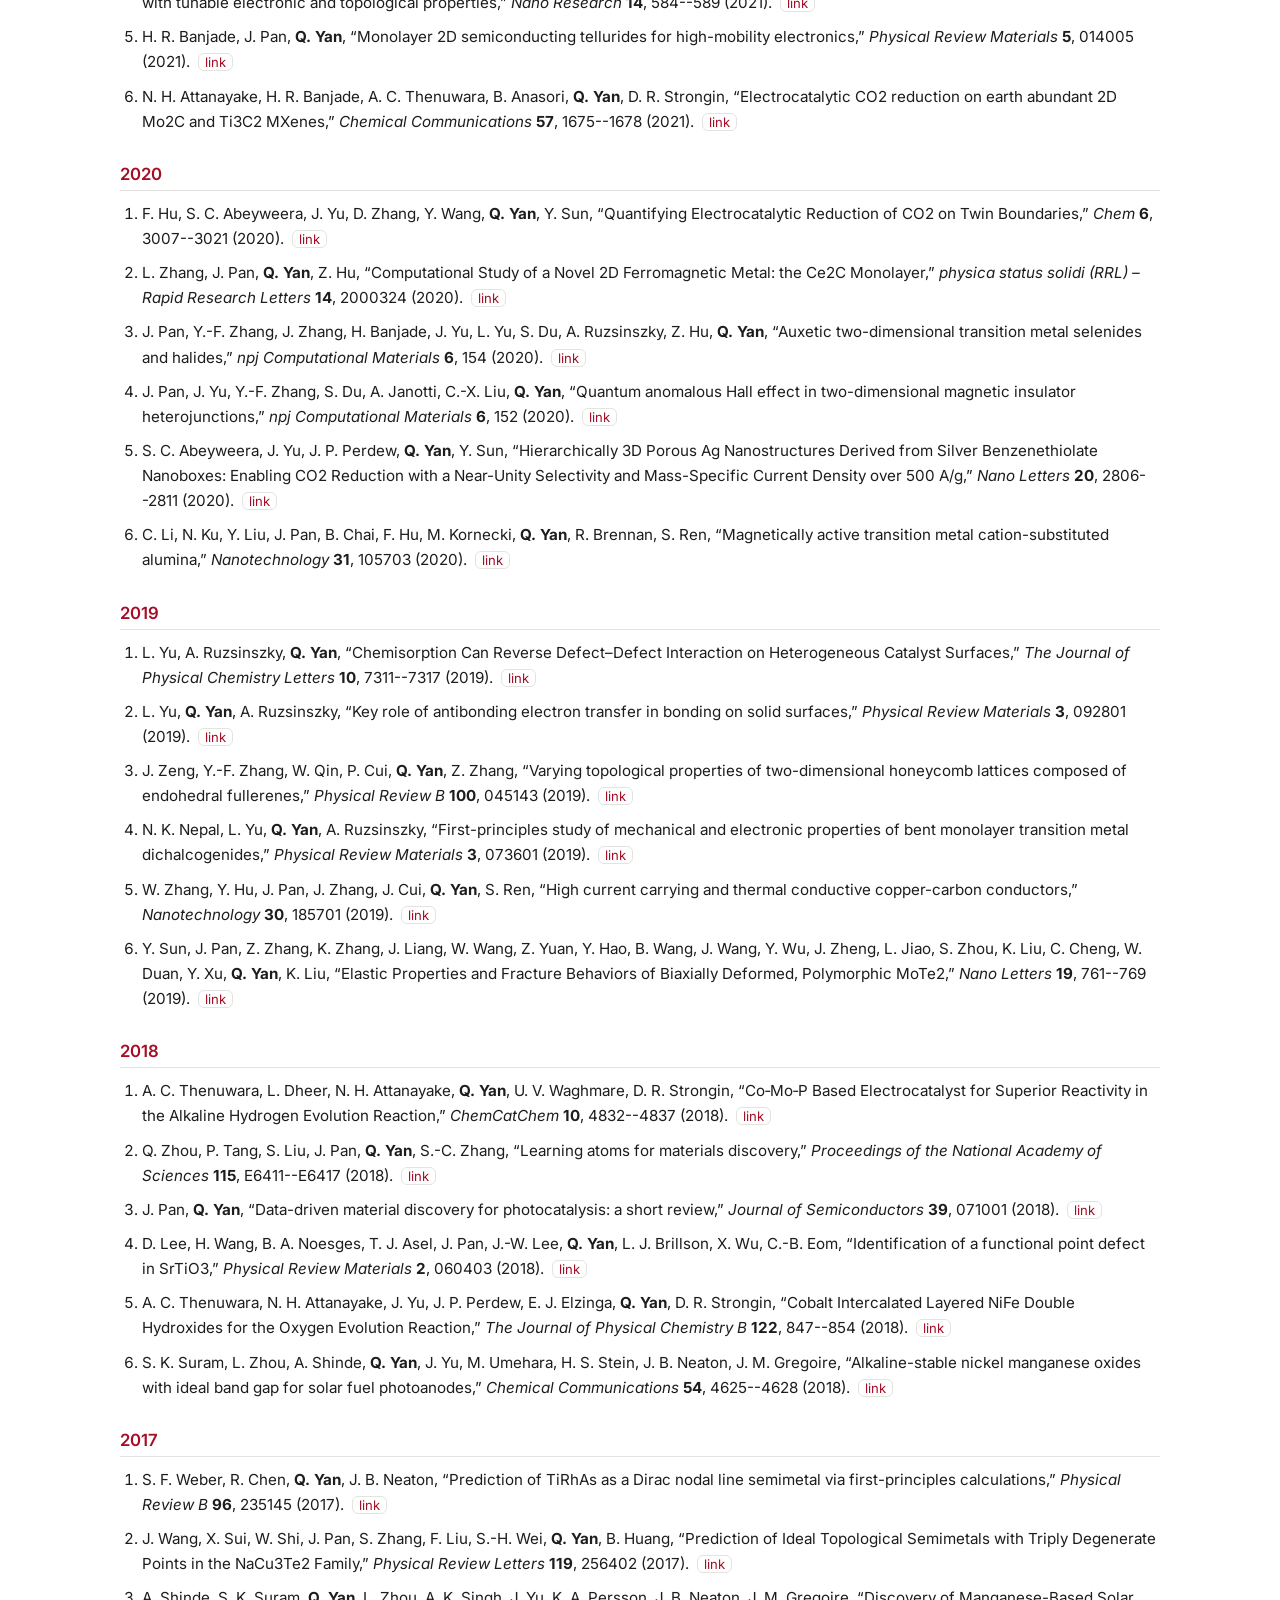
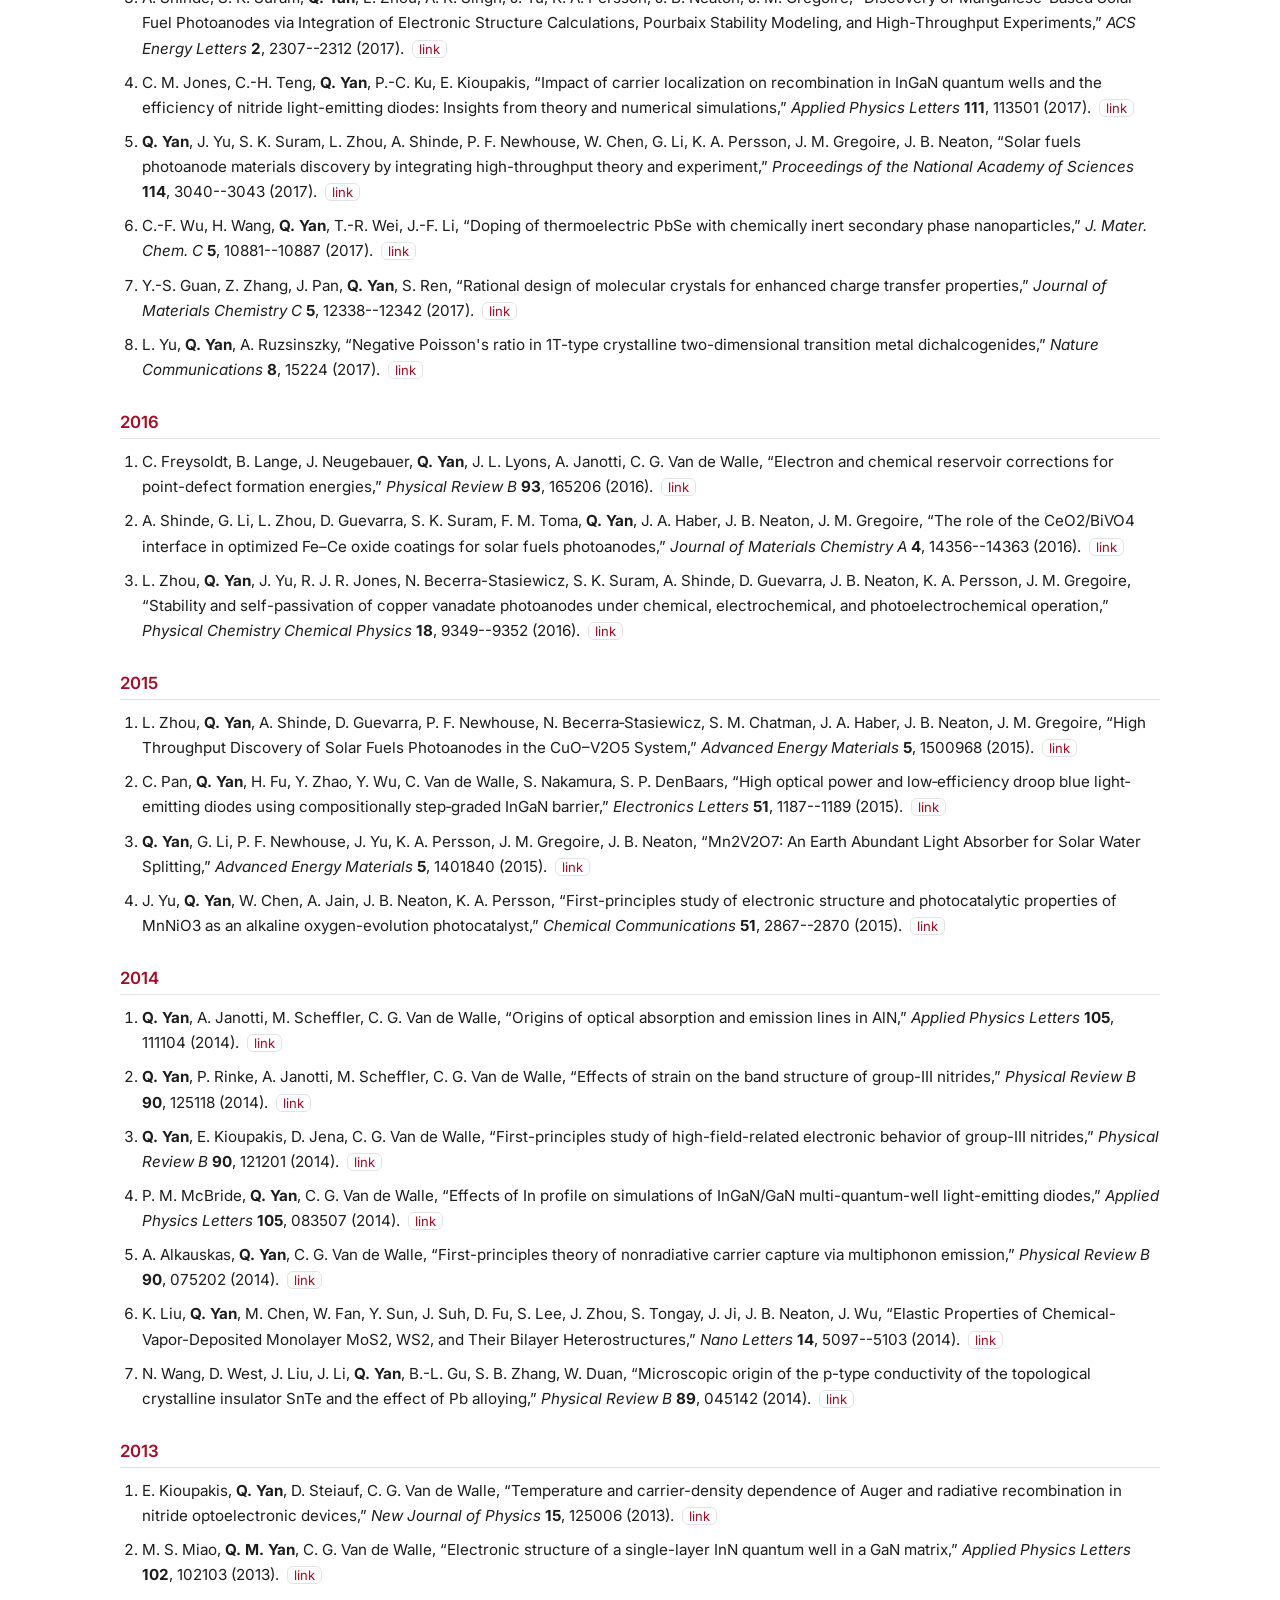
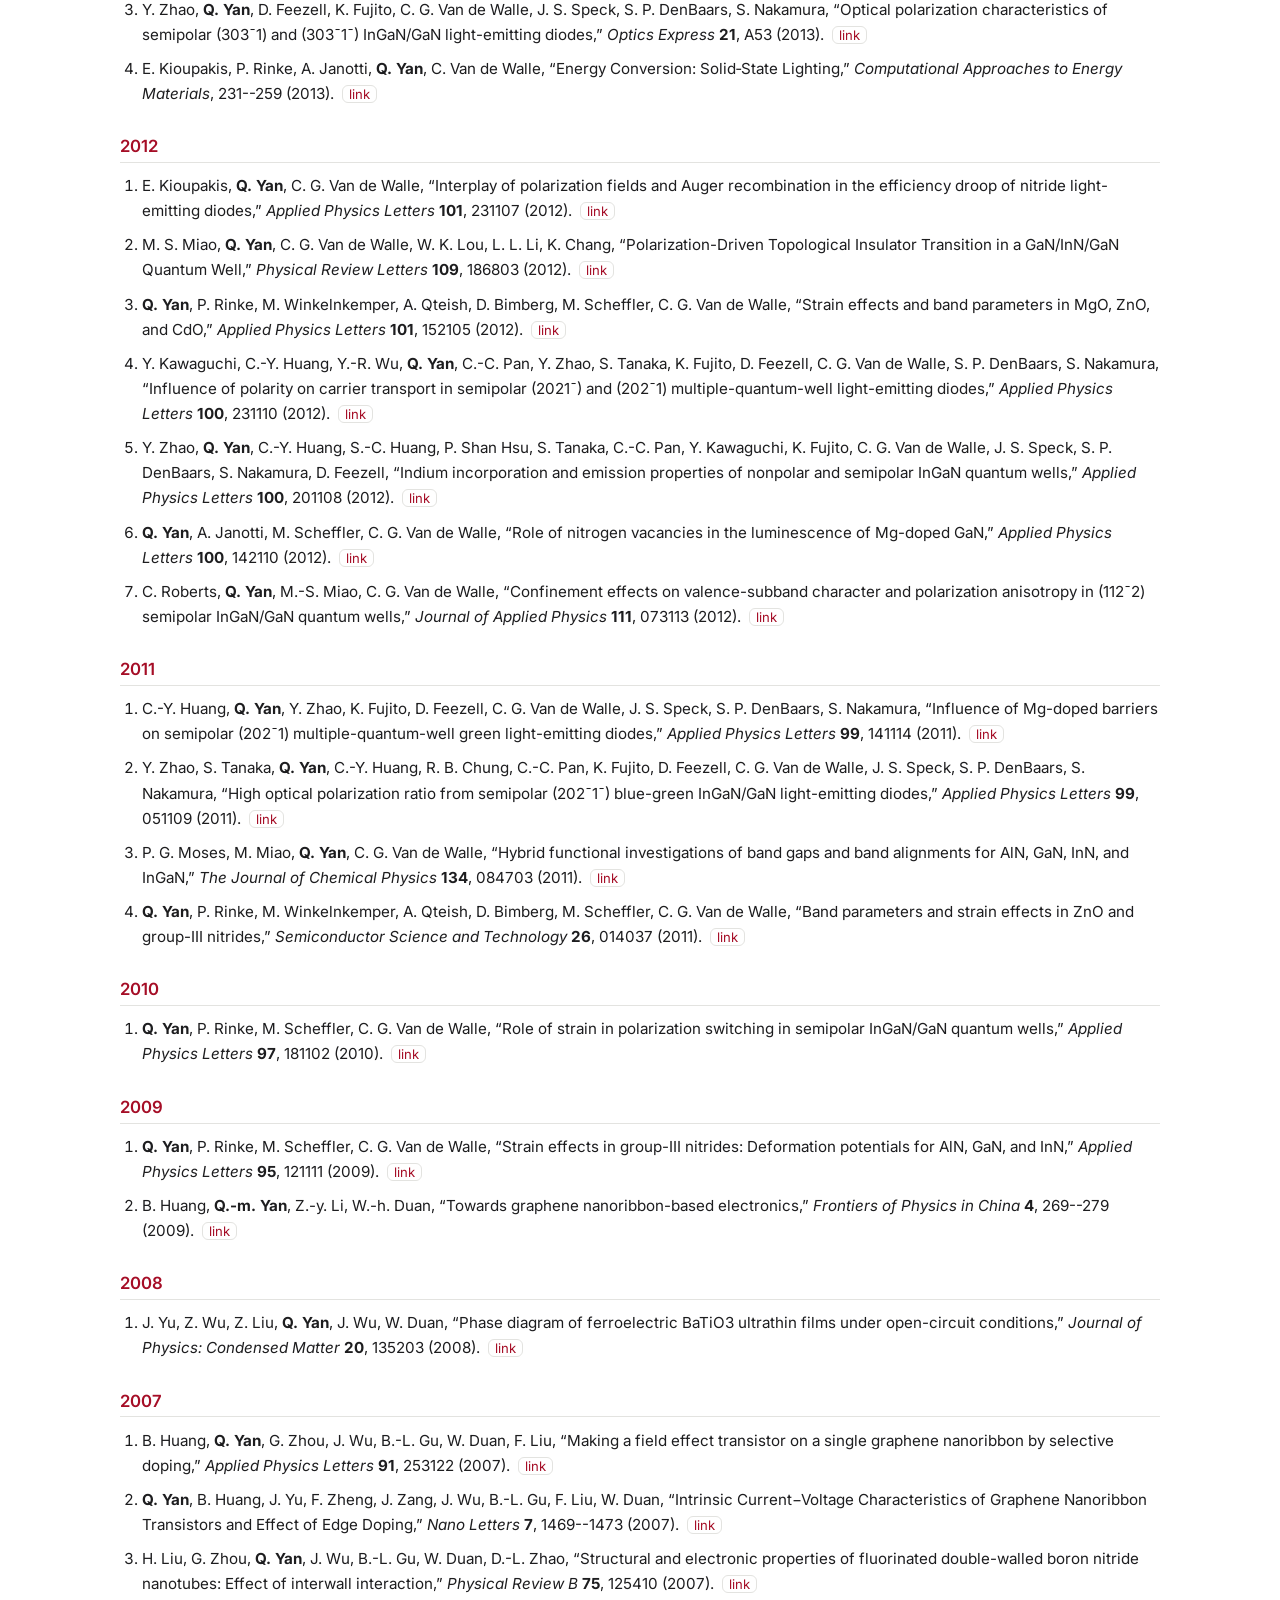
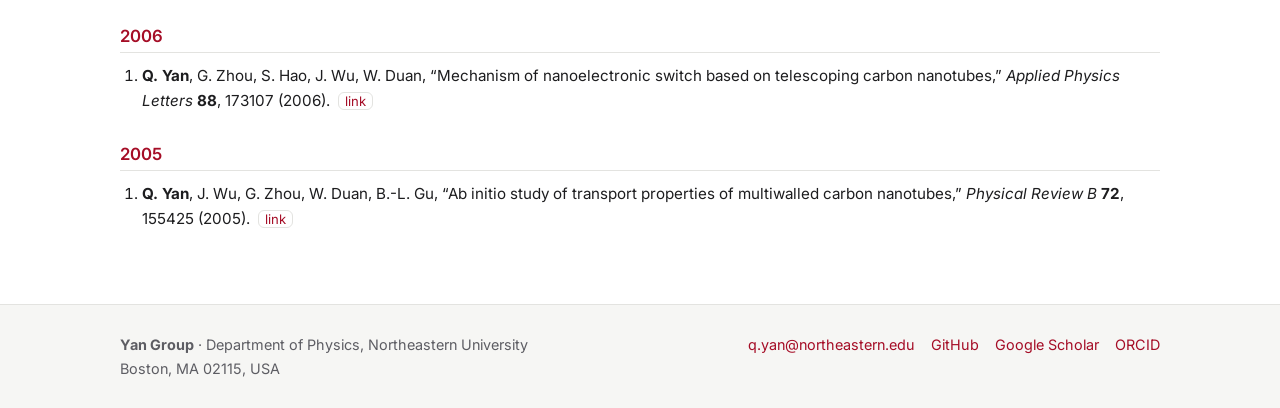
<file: docs/publications.html>
<!doctype html>
<html lang="en">
<head>
<meta charset="utf-8">
<meta name="viewport" content="width=device-width, initial-scale=1">
<title>Publications | Yan Group at Northeastern</title>
<meta name="description" content="AI and data-driven design of quantum and energy materials">
<link rel="preconnect" href="https://fonts.googleapis.com"><link rel="preconnect" href="https://fonts.gstatic.com" crossorigin>
<link href="https://fonts.googleapis.com/css2?family=Inter:wght@400;500;600;700&family=Source+Serif+4:opsz,wght@8..60,600&display=swap" rel="stylesheet">
<link rel="stylesheet" href="assets/css/site.css">
<link rel="icon" href="assets/img/favicon.svg" type="image/svg+xml">
</head>
<body>
<header class="site-header">
  <div class="wrap header-inner">
    <a class="brand" href="index.html"><span class="brand-name">Yan Group</span><span class="brand-sub">Northeastern University</span></a>
    <button class="nav-toggle" aria-expanded="false" aria-controls="site-nav" aria-label="Menu">☰</button>
    <nav id="site-nav" class="site-nav"><a href="index.html">Home</a><a href="research.html">Research</a><a href="people.html">People</a><a href="publications.html" aria-current="page">Publications</a><a href="code.html">Code</a><a href="resources.html">Resources</a><a href="news.html">News</a><a href="teaching.html">Teaching</a><a href="join.html">Join</a></nav>
  </div>
</header>
<main class="wrap">
<h1>Publications</h1>
<p class="lede">Full list with citation metrics on <a href="https://scholar.google.com/citations?user=ysfTfdkAAAAJ">Google Scholar</a> and <a href="https://orcid.org/0000-0002-3377-0314">ORCID</a>. Preprints are listed under their arXiv year.</p>
<h2 class="year">2026</h2><ol class="pubs">
<li>T.-W. Hsu, A. Bansil, <strong>Q. Yan</strong>, “Symmetry- and Property-Aware Crystal Generation with Reinforcement Learning for Inverse Materials Design,” <i>arXiv:2609.13468</i> (2026). <a class="doi" href="https://arxiv.org/abs/2609.13468">link</a></li>
<li>A. J. Heilman, <strong>Q. Yan</strong>, “Point Group Equivariant Graph Neural Networks for Materials,” <i>arXiv:2607.16871</i> (2026). <a class="doi" href="https://arxiv.org/abs/2607.16871">link</a></li>
<li>Z. Fang, <strong>Q. Yan</strong>, “A Multi-Scale Machine Learning Framework for Coupled Chemical, Spin, and Structural Disorder in Alloys,” <i>arXiv:2607.07456</i> (2026). <a class="doi" href="https://arxiv.org/abs/2607.07456">link</a></li>
<li>A. Aryal, W. Gong, H. Banjade, <strong>Q. Yan</strong>, “Materials Representation Learning Based on a Material–Motif Network and Heterogeneous Graphs,” <i>Advanced Intelligent Discovery</i>, e70142 (2026). <a class="doi" href="https://doi.org/10.1002/aidi.70142">link</a></li>
<li>Z. Fang, <strong>Q. Yan</strong>, “Towards the predictive design of quantum defects for next-generation quantum technologies,” <i>Communications Materials</i> <b>7</b>, 155 (2026). <a class="doi" href="https://doi.org/10.1038/s43246-026-01225-7">link</a></li>
<li>T.-W. Hsu, Z. Fang, A. Bansil, <strong>Q. Yan</strong>, “Accurate prediction of tensorial spectra using equivariant graph neural network,” <i>Nature Communications</i> <b>17</b>, 3330 (2026). <a class="doi" href="https://doi.org/10.1038/s41467-026-69159-9">link</a></li>
<li>Z. Fang, T.-W. Hsu, <strong>Q. Yan</strong>, “Learning atomic representations for data-driven materials design,” <i>AI for Science</i> <b>2</b>, 013001 (2026). <a class="doi" href="https://doi.org/10.1088/3050-287x/ae45bf">link</a></li>
<li>Z. Wang, Y. Hu, Z. Fang, Y. Wang, P. Yan, J. Sun, M. Lopez, R. Stadel, Y. Niu, J. M. Little, <strong>Q. Yan</strong>, P.-Y. Chen, C. Gong, J. W. Bennett, G. Gu, Q. Li, Z. Chen, T. J. Woehl, E. E. Rodriguez, K. Liu, S. Ren, “Chiral Molecular Intercalation Enables Light-Controlled 2D Multiferroic Heterostructures,” <i>Nano Letters</i> <b>26</b>, 6883-6890 (2026). <a class="doi" href="https://doi.org/10.1021/acs.nanolett.6c00485">link</a></li>
</ol>
<h2 class="year">2025</h2><ol class="pubs">
<li>Y. Liu, A. Aryal, K. Yang, D. Calugaru, Z. Fang, H. Hu, <strong>Q. Yan</strong>, B. A. Bernevig, C.-x. Liu, “Ideal Topological Flat Bands in Two-dimensional Moiré Heterostructures with Type-II Band Alignment,” <i>arXiv:2507.06168</i> (2025). <a class="doi" href="https://doi.org/10.48550/arXiv.2507.06168">link</a></li>
<li><strong>Q. Yan</strong>, T. Li, X. Gao, S. Vaidya, S. Dikshit, Y. Luo, S. Strauf, R. Moukaouine, A. Pershin, A. Gali, Z. Fang, H. Stanfield, I. J. Vera-Marun, M. Newburger, S. Singh, T. Zhu, M. Brotons-Gisbert, K. D. Jöns, B. D. Gerardot, B. S. Y. Kim, J. R. Schaibley, K. L. Seyler, J. Balgley, J. Hone, K. C. Fong, L. Wang, G. Burkard, Y. Zeng, T. Heindel, S. Ateş, T. Vogl, I. Aharonovich, “Roadmap: 2D Materials for Quantum Technologies,” <i>arXiv:2512.14973</i> (2025). <a class="doi" href="https://doi.org/10.48550/arXiv.2512.14973">link</a></li>
<li>A. J. Heilman, W. Gong, <strong>Q. Yan</strong>, “Crystal hypergraph convolutional networks,” <i>npj Computational Materials</i> <b>11</b>, 336 (2025). <a class="doi" href="https://doi.org/10.1038/s41524-025-01826-9">link</a></li>
<li>Z. Fang, T.-W. Hsu, <strong>Q. Yan</strong>, “A Machine Learning Framework for Modeling Ensemble Properties of Atomically Disordered Materials,” <i>ACS Nano</i> <b>19</b>, 37353--37363 (2025). <a class="doi" href="https://doi.org/10.1021/acsnano.5c13080">link</a></li>
<li>S. Vaidya, X. Gao, S. Dikshit, Z. Fang, A. E. Llacsahuanga Allcca, Y. P. Chen, <strong>Q. Yan</strong>, T. Li, “Coherent Spins in van der Waals Semiconductor GeS2 at Ambient Conditions,” <i>Nano Letters</i> <b>25</b>, 14356--14362 (2025). <a class="doi" href="https://doi.org/10.1021/acs.nanolett.5c03567">link</a></li>
<li>L. Frammolino, M. Holbrook, C. Lei, J.-Y. Tsai, Y. Wan, L.-Y. Huang, L.-J. Li, <strong>Q. Yan</strong>, A. MacDonald, C.-K. Shih, “Microscopic Investigations of Point Defect Interactions in WS2 Monolayers,” <i>ACS Nano</i> <b>19</b>, 33059--33069 (2025). <a class="doi" href="https://doi.org/10.1021/acsnano.4c09204">link</a></li>
<li>Z. Fang, T.-W. Hsu, <strong>Q. Yan</strong>, “Dataset of tensorial optical and transport properties of materials from the Wannier function method,” <i>Scientific Data</i> <b>12</b>, 1092 (2025). <a class="doi" href="https://doi.org/10.1038/s41597-025-05396-9">link</a></li>
<li>Y. Qi, W. Gong, <strong>Q. Yan</strong>, “Bridging deep learning force fields and electronic structures with a physics-informed approach,” <i>npj Computational Materials</i> <b>11</b>, 177 (2025). <a class="doi" href="https://doi.org/10.1038/s41524-025-01668-5">link</a></li>
<li><strong>Q. Yan</strong>, J. L. Lyons, L. Gordon, A. Janotti, C. G. Van de Walle, “Oxygen impurities in AlN and their impact on optical absorption,” <i>Applied Physics Letters</i> <b>126</b>, 062106 (2025). <a class="doi" href="https://doi.org/10.1063/5.0234655">link</a></li>
<li>Z. Fang, <strong>Q. Yan</strong>, “Leveraging Persistent Homology Features for Accurate Defect Formation Energy Predictions via Graph Neural Networks,” <i>Chemistry of Materials</i> <b>37</b>, 1531--1540 (2025). <a class="doi" href="https://doi.org/10.1021/acs.chemmater.4c03028">link</a></li>
<li>Z. Wang, T. Xie, Z. Fang, J. Zhang, C. Gong, <strong>Q. Yan</strong>, S. Ren, “Chiral Molecular Magnet Superstructures with Light Control,” <i>Nano Letters</i> <b>25</b>, 2502--2508 (2025). <a class="doi" href="https://doi.org/10.1021/acs.nanolett.4c06107">link</a></li>
</ol>
<h2 class="year">2024</h2><ol class="pubs">
<li>W. Gong, T. Sun, H. Bai, J.-Y. Tsai, H. Ling, <strong>Q. Yan</strong>, “Graph Transformer Networks for Accurate Band Structure Prediction: An End-to-End Approach,” <i>arXiv:2411.16483</i> (2024). <a class="doi" href="https://doi.org/10.48550/arXiv.2411.16483">link</a></li>
<li>A. Heilman, C. Schlesinger, <strong>Q. Yan</strong>, “Equivariant Graph Neural Networks for Prediction of Tensor Material Properties of Crystals,” <i>arXiv:2406.03563</i> (2024). <a class="doi" href="https://doi.org/10.48550/arXiv.2406.03563">link</a></li>
<li>J.-Y. Tsai, W. Gong, <strong>Q. Yan</strong>, “Symmetry-guided data-driven discovery of native quantum defects in two-dimensional materials,” <i>arXiv:2405.11379</i> (2024). <a class="doi" href="https://doi.org/10.48550/arXiv.2405.11379">link</a></li>
<li>Z. Fang, <strong>Q. Yan</strong>, “Towards accurate prediction of configurational disorder properties in materials using graph neural networks,” <i>npj Computational Materials</i> <b>10</b>, 91 (2024). <a class="doi" href="https://doi.org/10.1038/s41524-024-01283-w">link</a></li>
<li>Z. Wang, Y. Huang, W. Gong, <strong>Q. Yan</strong>, S. Ren, “Lithiation bridged molecular conducting magnets,” <i>Applied Materials Today</i> <b>38</b>, 102188 (2024). <a class="doi" href="https://doi.org/10.1016/j.apmt.2024.102188">link</a></li>
<li>Z. Wang, Q. Wang, W. Gong, A. Chen, A. Islam, L. Quan, T. J. Woehl, <strong>Q. Yan</strong>, S. Ren, “Magnet-in-ferroelectric crystals exhibiting photomultiferroicity,” <i>Proceedings of the National Academy of Sciences</i> <b>121</b>, e2322361121 (2024). <a class="doi" href="https://doi.org/10.1073/pnas.2322361121">link</a></li>
<li>G. Kim, B. Huet, C. E. Stevens, K. Jo, J.-Y. Tsai, S. Bachu, M. Leger, S. Song, M. Rahaman, K. Y. Ma, N. R. Glavin, H. S. Shin, N. Alem, <strong>Q. Yan</strong>, J. R. Hendrickson, J. M. Redwing, D. Jariwala, “Confinement of excited states in two-dimensional, in-plane, quantum heterostructures,” <i>Nature Communications</i> <b>15</b>, 6361 (2024). <a class="doi" href="https://doi.org/10.1038/s41467-024-50653-x">link</a></li>
<li><strong>Q. Yan</strong>, S. Kar, S. Chowdhury, A. Bansil, “The Case for a Defect Genome Initiative,” <i>Advanced Materials</i> <b>36</b>, 2303098 (2024). <a class="doi" href="https://doi.org/10.1002/adma.202303098">link</a></li>
<li>Q. Gao, <strong>Q. Yan</strong>, Z. Hu, L. Chen, “Bilayer Kagome Borophene with Multiple van Hove Singularities,” <i>Advanced Science</i> <b>11</b>, 2305059 (2024). <a class="doi" href="https://doi.org/10.1002/advs.202305059">link</a></li>
<li>X. Zhang, M. E. Turiansky, L. Razinkovas, M. Maciaszek, P. Broqvist, <strong>Q. Yan</strong>, J. L. Lyons, C. E. Dreyer, D. Wickramaratne, Á. Gali, A. Pasquarello, C. G. Van de Walle, “First-principles calculations of defects and electron–phonon interactions: Seminal contributions of Audrius Alkauskas to the understanding of recombination processes,” <i>Journal of Applied Physics</i> <b>135</b>, 150901 (2024). <a class="doi" href="https://doi.org/10.1063/5.0205525">link</a></li>
</ol>
<h2 class="year">2023</h2><ol class="pubs">
<li>W. Gong, T. Sun, H. Bai, S. T. u. R. Chowdhury, P. Chu, A. Aryal, J. Yu, H. Ling, J. P. Perdew, <strong>Q. Yan</strong>, “Incorporation of density scaling constraint in density functional design via contrastive representation learning,” <i>Digital Discovery</i> <b>2</b>, 1404--1413 (2023). <a class="doi" href="https://doi.org/10.1039/d3dd00114h">link</a></li>
<li>Y. Huang, A. K. Pathak, J.-Y. Tsai, C. Rumsey, M. Ivill, N. Kramer, Y. Hu, M. Trebbin, <strong>Q. Yan</strong>, S. Ren, “Pressure-controlled magnetism in 2D molecular layers,” <i>Nature Communications</i> <b>14</b>, 3186 (2023). <a class="doi" href="https://doi.org/10.1038/s41467-023-38991-8">link</a></li>
<li>S. Singh, W. Gong, C. E. Stevens, J. Hou, A. Singh, H. Zhang, S. B. Anantharaman, A. D. Mohite, J. R. Hendrickson, <strong>Q. Yan</strong>, D. Jariwala, “Valley-Polarized Interlayer Excitons in 2D Chalcogenide–Halide Perovskite–van der Waals Heterostructures,” <i>ACS Nano</i> <b>17</b>, 7487--7497 (2023). <a class="doi" href="https://doi.org/10.1021/acsnano.2c12546">link</a></li>
<li>C. Becher, W. Gao, S. Kar, C. D. Marciniak, T. Monz, J. G. Bartholomew, P. Goldner, H. Loh, E. Marcellina, K. E. J. Goh, T. S. Koh, B. Weber, Z. Mu, J.-Y. Tsai, <strong>Q. Yan</strong>, T. Huber-Loyola, S. Höfling, S. Gyger, S. Steinhauer, V. Zwiller, “2023 roadmap for materials for quantum technologies,” <i>Materials for Quantum Technology</i> <b>3</b>, 012501 (2023). <a class="doi" href="https://doi.org/10.1088/2633-4356/aca3f2">link</a></li>
</ol>
<h2 class="year">2022</h2><ol class="pubs">
<li>H. Tang, S. Neupane, <strong>Q. Yan</strong>, A. Ruzsinszky, “Density Functional Theory Study of Controllable Optical Absorptions and Magneto-Optical Properties of Magnetic CrI3 Nanoribbons: Implications for Compact 2D Magnetic Devices,” <i>ACS Applied Nano Materials</i> <b>5</b>, 14388--14399 (2022). <a class="doi" href="https://doi.org/10.1021/acsanm.2c02722">link</a></li>
<li>Y. Huang, W. Gong, G. Zhang, Z. Li, H. Lin, <strong>Q. Yan</strong>, S. Ren, “Dimensional Transformation of Molecular Magnetic Materials,” <i>ACS Nano</i> <b>16</b>, 13232--13240 (2022). <a class="doi" href="https://doi.org/10.1021/acsnano.2c06912">link</a></li>
<li>J.-Y. Tsai, J. Pan, H. Lin, A. Bansil, <strong>Q. Yan</strong>, “Antisite defect qubits in monolayer transition metal dichalcogenides,” <i>Nature Communications</i> <b>13</b>, 492 (2022). <a class="doi" href="https://doi.org/10.1038/s41467-022-28133-x">link</a></li>
<li>Y. Hu, W. Gong, S. Wei, S. Khuje, Y. Huang, Z. Li, Y. C. Li, F. Yao, <strong>Q. Yan</strong>, S. Ren, “Lithiating magneto-ionics in a rechargeable battery,” <i>Proceedings of the National Academy of Sciences</i> <b>119</b>, e2122866119 (2022). <a class="doi" href="https://doi.org/10.1073/pnas.2122866119">link</a></li>
<li>A. Sheng, S. Khuje, J. Yu, T. Parker, J.-Y. Tsai, L. An, Y. Huang, Z. Li, C.-G. Zhuang, L. Kester, <strong>Q. Yan</strong>, S. Ren, “Copper Nanoplates for Printing Flexible High-Temperature Conductors,” <i>ACS Applied Nano Materials</i> <b>5</b>, 4028--4037 (2022). <a class="doi" href="https://doi.org/10.1021/acsanm.2c00019">link</a></li>
<li>H. Bai, P. Chu, J.-Y. Tsai, N. Wilson, X. Qian, <strong>Q. Yan</strong>, H. Ling, “Graph neural network for Hamiltonian-based material property prediction,” <i>Neural Computing and Applications</i> <b>34</b>, 4625--4632 (2022). <a class="doi" href="https://doi.org/10.1007/s00521-021-06616-0">link</a></li>
</ol>
<h2 class="year">2021</h2><ol class="pubs">
<li>M. H. Richter, E. A. Peterson, L. Zhou, A. A. Shinde, P. F. Newhouse, <strong>Q. Yan</strong>, S. W. Fackler, J. Yano, J. K. Cooper, K. A. Persson, J. B. Neaton, J. M. Gregoire, “Band Edge Energy Tuning through Electronic Character Hybridization in Ternary Metal Vanadates,” <i>Chemistry of Materials</i> <b>33</b>, 7242--7253 (2021). <a class="doi" href="https://doi.org/10.1021/acs.chemmater.1c01415">link</a></li>
<li>H. R. Banjade, S. Hauri, S. Zhang, F. Ricci, W. Gong, G. Hautier, S. Vucetic, <strong>Q. Yan</strong>, “Structure motif–centric learning framework for inorganic crystalline systems,” <i>Science Advances</i> <b>7</b>, eabf1754 (2021). <a class="doi" href="https://doi.org/10.1126/sciadv.abf1754">link</a></li>
<li>W. Gong, <strong>Q. Yan</strong>, “Graph-based deep learning frameworks for molecules and solid-state materials,” <i>Computational Materials Science</i> <b>195</b>, 110332 (2021). <a class="doi" href="https://doi.org/10.1016/j.commatsci.2021.110332">link</a></li>
<li>Y.-F. Zhang, J. Pan, H. Banjade, J. Yu, H. Lin, A. Bansil, S. Du, <strong>Q. Yan</strong>, “Two-dimensional MX Dirac materials and quantum spin Hall insulators with tunable electronic and topological properties,” <i>Nano Research</i> <b>14</b>, 584--589 (2021). <a class="doi" href="https://doi.org/10.1007/s12274-020-3022-3">link</a></li>
<li>H. R. Banjade, J. Pan, <strong>Q. Yan</strong>, “Monolayer 2D semiconducting tellurides for high-mobility electronics,” <i>Physical Review Materials</i> <b>5</b>, 014005 (2021). <a class="doi" href="https://doi.org/10.1103/physrevmaterials.5.014005">link</a></li>
<li>N. H. Attanayake, H. R. Banjade, A. C. Thenuwara, B. Anasori, <strong>Q. Yan</strong>, D. R. Strongin, “Electrocatalytic CO2 reduction on earth abundant 2D Mo2C and Ti3C2 MXenes,” <i>Chemical Communications</i> <b>57</b>, 1675--1678 (2021). <a class="doi" href="https://doi.org/10.1039/d0cc05822j">link</a></li>
</ol>
<h2 class="year">2020</h2><ol class="pubs">
<li>F. Hu, S. C. Abeyweera, J. Yu, D. Zhang, Y. Wang, <strong>Q. Yan</strong>, Y. Sun, “Quantifying Electrocatalytic Reduction of CO2 on Twin Boundaries,” <i>Chem</i> <b>6</b>, 3007--3021 (2020). <a class="doi" href="https://doi.org/10.1016/j.chempr.2020.07.026">link</a></li>
<li>L. Zhang, J. Pan, <strong>Q. Yan</strong>, Z. Hu, “Computational Study of a Novel 2D Ferromagnetic Metal: the Ce2C Monolayer,” <i>physica status solidi (RRL) – Rapid Research Letters</i> <b>14</b>, 2000324 (2020). <a class="doi" href="https://doi.org/10.1002/pssr.202000324">link</a></li>
<li>J. Pan, Y.-F. Zhang, J. Zhang, H. Banjade, J. Yu, L. Yu, S. Du, A. Ruzsinszky, Z. Hu, <strong>Q. Yan</strong>, “Auxetic two-dimensional transition metal selenides and halides,” <i>npj Computational Materials</i> <b>6</b>, 154 (2020). <a class="doi" href="https://doi.org/10.1038/s41524-020-00424-1">link</a></li>
<li>J. Pan, J. Yu, Y.-F. Zhang, S. Du, A. Janotti, C.-X. Liu, <strong>Q. Yan</strong>, “Quantum anomalous Hall effect in two-dimensional magnetic insulator heterojunctions,” <i>npj Computational Materials</i> <b>6</b>, 152 (2020). <a class="doi" href="https://doi.org/10.1038/s41524-020-00419-y">link</a></li>
<li>S. C. Abeyweera, J. Yu, J. P. Perdew, <strong>Q. Yan</strong>, Y. Sun, “Hierarchically 3D Porous Ag Nanostructures Derived from Silver Benzenethiolate Nanoboxes: Enabling CO2 Reduction with a Near-Unity Selectivity and Mass-Specific Current Density over 500 A/g,” <i>Nano Letters</i> <b>20</b>, 2806--2811 (2020). <a class="doi" href="https://doi.org/10.1021/acs.nanolett.0c00518">link</a></li>
<li>C. Li, N. Ku, Y. Liu, J. Pan, B. Chai, F. Hu, M. Kornecki, <strong>Q. Yan</strong>, R. Brennan, S. Ren, “Magnetically active transition metal cation-substituted alumina,” <i>Nanotechnology</i> <b>31</b>, 105703 (2020). <a class="doi" href="https://doi.org/10.1088/1361-6528/ab59fa">link</a></li>
</ol>
<h2 class="year">2019</h2><ol class="pubs">
<li>L. Yu, A. Ruzsinszky, <strong>Q. Yan</strong>, “Chemisorption Can Reverse Defect–Defect Interaction on Heterogeneous Catalyst Surfaces,” <i>The Journal of Physical Chemistry Letters</i> <b>10</b>, 7311--7317 (2019). <a class="doi" href="https://doi.org/10.1021/acs.jpclett.9b02681">link</a></li>
<li>L. Yu, <strong>Q. Yan</strong>, A. Ruzsinszky, “Key role of antibonding electron transfer in bonding on solid surfaces,” <i>Physical Review Materials</i> <b>3</b>, 092801 (2019). <a class="doi" href="https://doi.org/10.1103/physrevmaterials.3.092801">link</a></li>
<li>J. Zeng, Y.-F. Zhang, W. Qin, P. Cui, <strong>Q. Yan</strong>, Z. Zhang, “Varying topological properties of two-dimensional honeycomb lattices composed of endohedral fullerenes,” <i>Physical Review B</i> <b>100</b>, 045143 (2019). <a class="doi" href="https://doi.org/10.1103/physrevb.100.045143">link</a></li>
<li>N. K. Nepal, L. Yu, <strong>Q. Yan</strong>, A. Ruzsinszky, “First-principles study of mechanical and electronic properties of bent monolayer transition metal dichalcogenides,” <i>Physical Review Materials</i> <b>3</b>, 073601 (2019). <a class="doi" href="https://doi.org/10.1103/physrevmaterials.3.073601">link</a></li>
<li>W. Zhang, Y. Hu, J. Pan, J. Zhang, J. Cui, <strong>Q. Yan</strong>, S. Ren, “High current carrying and thermal conductive copper-carbon conductors,” <i>Nanotechnology</i> <b>30</b>, 185701 (2019). <a class="doi" href="https://doi.org/10.1088/1361-6528/ab013e">link</a></li>
<li>Y. Sun, J. Pan, Z. Zhang, K. Zhang, J. Liang, W. Wang, Z. Yuan, Y. Hao, B. Wang, J. Wang, Y. Wu, J. Zheng, L. Jiao, S. Zhou, K. Liu, C. Cheng, W. Duan, Y. Xu, <strong>Q. Yan</strong>, K. Liu, “Elastic Properties and Fracture Behaviors of Biaxially Deformed, Polymorphic MoTe2,” <i>Nano Letters</i> <b>19</b>, 761--769 (2019). <a class="doi" href="https://doi.org/10.1021/acs.nanolett.8b03833">link</a></li>
</ol>
<h2 class="year">2018</h2><ol class="pubs">
<li>A. C. Thenuwara, L. Dheer, N. H. Attanayake, <strong>Q. Yan</strong>, U. V. Waghmare, D. R. Strongin, “Co‐Mo‐P Based Electrocatalyst for Superior Reactivity in the Alkaline Hydrogen Evolution Reaction,” <i>ChemCatChem</i> <b>10</b>, 4832--4837 (2018). <a class="doi" href="https://doi.org/10.1002/cctc.201801389">link</a></li>
<li>Q. Zhou, P. Tang, S. Liu, J. Pan, <strong>Q. Yan</strong>, S.-C. Zhang, “Learning atoms for materials discovery,” <i>Proceedings of the National Academy of Sciences</i> <b>115</b>, E6411--E6417 (2018). <a class="doi" href="https://doi.org/10.1073/pnas.1801181115">link</a></li>
<li>J. Pan, <strong>Q. Yan</strong>, “Data-driven material discovery for photocatalysis: a short review,” <i>Journal of Semiconductors</i> <b>39</b>, 071001 (2018). <a class="doi" href="https://doi.org/10.1088/1674-4926/39/7/071001">link</a></li>
<li>D. Lee, H. Wang, B. A. Noesges, T. J. Asel, J. Pan, J.-W. Lee, <strong>Q. Yan</strong>, L. J. Brillson, X. Wu, C.-B. Eom, “Identification of a functional point defect in SrTiO3,” <i>Physical Review Materials</i> <b>2</b>, 060403 (2018). <a class="doi" href="https://doi.org/10.1103/physrevmaterials.2.060403">link</a></li>
<li>A. C. Thenuwara, N. H. Attanayake, J. Yu, J. P. Perdew, E. J. Elzinga, <strong>Q. Yan</strong>, D. R. Strongin, “Cobalt Intercalated Layered NiFe Double Hydroxides for the Oxygen Evolution Reaction,” <i>The Journal of Physical Chemistry B</i> <b>122</b>, 847--854 (2018). <a class="doi" href="https://doi.org/10.1021/acs.jpcb.7b06935">link</a></li>
<li>S. K. Suram, L. Zhou, A. Shinde, <strong>Q. Yan</strong>, J. Yu, M. Umehara, H. S. Stein, J. B. Neaton, J. M. Gregoire, “Alkaline-stable nickel manganese oxides with ideal band gap for solar fuel photoanodes,” <i>Chemical Communications</i> <b>54</b>, 4625--4628 (2018). <a class="doi" href="https://doi.org/10.1039/c7cc08002f">link</a></li>
</ol>
<h2 class="year">2017</h2><ol class="pubs">
<li>S. F. Weber, R. Chen, <strong>Q. Yan</strong>, J. B. Neaton, “Prediction of TiRhAs as a Dirac nodal line semimetal via first-principles calculations,” <i>Physical Review B</i> <b>96</b>, 235145 (2017). <a class="doi" href="https://doi.org/10.1103/physrevb.96.235145">link</a></li>
<li>J. Wang, X. Sui, W. Shi, J. Pan, S. Zhang, F. Liu, S.-H. Wei, <strong>Q. Yan</strong>, B. Huang, “Prediction of Ideal Topological Semimetals with Triply Degenerate Points in the NaCu3Te2 Family,” <i>Physical Review Letters</i> <b>119</b>, 256402 (2017). <a class="doi" href="https://doi.org/10.1103/physrevlett.119.256402">link</a></li>
<li>A. Shinde, S. K. Suram, <strong>Q. Yan</strong>, L. Zhou, A. K. Singh, J. Yu, K. A. Persson, J. B. Neaton, J. M. Gregoire, “Discovery of Manganese-Based Solar Fuel Photoanodes via Integration of Electronic Structure Calculations, Pourbaix Stability Modeling, and High-Throughput Experiments,” <i>ACS Energy Letters</i> <b>2</b>, 2307--2312 (2017). <a class="doi" href="https://doi.org/10.1021/acsenergylett.7b00607">link</a></li>
<li>C. M. Jones, C.-H. Teng, <strong>Q. Yan</strong>, P.-C. Ku, E. Kioupakis, “Impact of carrier localization on recombination in InGaN quantum wells and the efficiency of nitride light-emitting diodes: Insights from theory and numerical simulations,” <i>Applied Physics Letters</i> <b>111</b>, 113501 (2017). <a class="doi" href="https://doi.org/10.1063/1.5002104">link</a></li>
<li><strong>Q. Yan</strong>, J. Yu, S. K. Suram, L. Zhou, A. Shinde, P. F. Newhouse, W. Chen, G. Li, K. A. Persson, J. M. Gregoire, J. B. Neaton, “Solar fuels photoanode materials discovery by integrating high-throughput theory and experiment,” <i>Proceedings of the National Academy of Sciences</i> <b>114</b>, 3040--3043 (2017). <a class="doi" href="https://doi.org/10.1073/pnas.1619940114">link</a></li>
<li>C.-F. Wu, H. Wang, <strong>Q. Yan</strong>, T.-R. Wei, J.-F. Li, “Doping of thermoelectric PbSe with chemically inert secondary phase nanoparticles,” <i>J. Mater. Chem. C</i> <b>5</b>, 10881--10887 (2017). <a class="doi" href="https://doi.org/10.1039/c7tc03614k">link</a></li>
<li>Y.-S. Guan, Z. Zhang, J. Pan, <strong>Q. Yan</strong>, S. Ren, “Rational design of molecular crystals for enhanced charge transfer properties,” <i>Journal of Materials Chemistry C</i> <b>5</b>, 12338--12342 (2017). <a class="doi" href="https://doi.org/10.1039/c7tc04316c">link</a></li>
<li>L. Yu, <strong>Q. Yan</strong>, A. Ruzsinszky, “Negative Poisson's ratio in 1T-type crystalline two-dimensional transition metal dichalcogenides,” <i>Nature Communications</i> <b>8</b>, 15224 (2017). <a class="doi" href="https://doi.org/10.1038/ncomms15224">link</a></li>
</ol>
<h2 class="year">2016</h2><ol class="pubs">
<li>C. Freysoldt, B. Lange, J. Neugebauer, <strong>Q. Yan</strong>, J. L. Lyons, A. Janotti, C. G. Van de Walle, “Electron and chemical reservoir corrections for point-defect formation energies,” <i>Physical Review B</i> <b>93</b>, 165206 (2016). <a class="doi" href="https://doi.org/10.1103/physrevb.93.165206">link</a></li>
<li>A. Shinde, G. Li, L. Zhou, D. Guevarra, S. K. Suram, F. M. Toma, <strong>Q. Yan</strong>, J. A. Haber, J. B. Neaton, J. M. Gregoire, “The role of the CeO2/BiVO4 interface in optimized Fe–Ce oxide coatings for solar fuels photoanodes,” <i>Journal of Materials Chemistry A</i> <b>4</b>, 14356--14363 (2016). <a class="doi" href="https://doi.org/10.1039/c6ta04746g">link</a></li>
<li>L. Zhou, <strong>Q. Yan</strong>, J. Yu, R. J. R. Jones, N. Becerra-Stasiewicz, S. K. Suram, A. Shinde, D. Guevarra, J. B. Neaton, K. A. Persson, J. M. Gregoire, “Stability and self-passivation of copper vanadate photoanodes under chemical, electrochemical, and photoelectrochemical operation,” <i>Physical Chemistry Chemical Physics</i> <b>18</b>, 9349--9352 (2016). <a class="doi" href="https://doi.org/10.1039/c6cp00473c">link</a></li>
</ol>
<h2 class="year">2015</h2><ol class="pubs">
<li>L. Zhou, <strong>Q. Yan</strong>, A. Shinde, D. Guevarra, P. F. Newhouse, N. Becerra‐Stasiewicz, S. M. Chatman, J. A. Haber, J. B. Neaton, J. M. Gregoire, “High Throughput Discovery of Solar Fuels Photoanodes in the CuO–V2O5 System,” <i>Advanced Energy Materials</i> <b>5</b>, 1500968 (2015). <a class="doi" href="https://doi.org/10.1002/aenm.201500968">link</a></li>
<li>C. Pan, <strong>Q. Yan</strong>, H. Fu, Y. Zhao, Y. Wu, C. Van de Walle, S. Nakamura, S. P. DenBaars, “High optical power and low‐efficiency droop blue light‐emitting diodes using compositionally step‐graded InGaN barrier,” <i>Electronics Letters</i> <b>51</b>, 1187--1189 (2015). <a class="doi" href="https://doi.org/10.1049/el.2015.1647">link</a></li>
<li><strong>Q. Yan</strong>, G. Li, P. F. Newhouse, J. Yu, K. A. Persson, J. M. Gregoire, J. B. Neaton, “Mn2V2O7: An Earth Abundant Light Absorber for Solar Water Splitting,” <i>Advanced Energy Materials</i> <b>5</b>, 1401840 (2015). <a class="doi" href="https://doi.org/10.1002/aenm.201401840">link</a></li>
<li>J. Yu, <strong>Q. Yan</strong>, W. Chen, A. Jain, J. B. Neaton, K. A. Persson, “First-principles study of electronic structure and photocatalytic properties of MnNiO3 as an alkaline oxygen-evolution photocatalyst,” <i>Chemical Communications</i> <b>51</b>, 2867--2870 (2015). <a class="doi" href="https://doi.org/10.1039/c4cc08111k">link</a></li>
</ol>
<h2 class="year">2014</h2><ol class="pubs">
<li><strong>Q. Yan</strong>, A. Janotti, M. Scheffler, C. G. Van de Walle, “Origins of optical absorption and emission lines in AlN,” <i>Applied Physics Letters</i> <b>105</b>, 111104 (2014). <a class="doi" href="https://doi.org/10.1063/1.4895786">link</a></li>
<li><strong>Q. Yan</strong>, P. Rinke, A. Janotti, M. Scheffler, C. G. Van de Walle, “Effects of strain on the band structure of group-III nitrides,” <i>Physical Review B</i> <b>90</b>, 125118 (2014). <a class="doi" href="https://doi.org/10.1103/physrevb.90.125118">link</a></li>
<li><strong>Q. Yan</strong>, E. Kioupakis, D. Jena, C. G. Van de Walle, “First-principles study of high-field-related electronic behavior of group-III nitrides,” <i>Physical Review B</i> <b>90</b>, 121201 (2014). <a class="doi" href="https://doi.org/10.1103/physrevb.90.121201">link</a></li>
<li>P. M. McBride, <strong>Q. Yan</strong>, C. G. Van de Walle, “Effects of In profile on simulations of InGaN/GaN multi-quantum-well light-emitting diodes,” <i>Applied Physics Letters</i> <b>105</b>, 083507 (2014). <a class="doi" href="https://doi.org/10.1063/1.4894464">link</a></li>
<li>A. Alkauskas, <strong>Q. Yan</strong>, C. G. Van de Walle, “First-principles theory of nonradiative carrier capture via multiphonon emission,” <i>Physical Review B</i> <b>90</b>, 075202 (2014). <a class="doi" href="https://doi.org/10.1103/physrevb.90.075202">link</a></li>
<li>K. Liu, <strong>Q. Yan</strong>, M. Chen, W. Fan, Y. Sun, J. Suh, D. Fu, S. Lee, J. Zhou, S. Tongay, J. Ji, J. B. Neaton, J. Wu, “Elastic Properties of Chemical-Vapor-Deposited Monolayer MoS2, WS2, and Their Bilayer Heterostructures,” <i>Nano Letters</i> <b>14</b>, 5097--5103 (2014). <a class="doi" href="https://doi.org/10.1021/nl501793a">link</a></li>
<li>N. Wang, D. West, J. Liu, J. Li, <strong>Q. Yan</strong>, B.-L. Gu, S. B. Zhang, W. Duan, “Microscopic origin of the p-type conductivity of the topological crystalline insulator SnTe and the effect of Pb alloying,” <i>Physical Review B</i> <b>89</b>, 045142 (2014). <a class="doi" href="https://doi.org/10.1103/physrevb.89.045142">link</a></li>
</ol>
<h2 class="year">2013</h2><ol class="pubs">
<li>E. Kioupakis, <strong>Q. Yan</strong>, D. Steiauf, C. G. Van de Walle, “Temperature and carrier-density dependence of Auger and radiative recombination in nitride optoelectronic devices,” <i>New Journal of Physics</i> <b>15</b>, 125006 (2013). <a class="doi" href="https://doi.org/10.1088/1367-2630/15/12/125006">link</a></li>
<li>M. S. Miao, <strong>Q. M. Yan</strong>, C. G. Van de Walle, “Electronic structure of a single-layer InN quantum well in a GaN matrix,” <i>Applied Physics Letters</i> <b>102</b>, 102103 (2013). <a class="doi" href="https://doi.org/10.1063/1.4794986">link</a></li>
<li>Y. Zhao, <strong>Q. Yan</strong>, D. Feezell, K. Fujito, C. G. Van de Walle, J. S. Speck, S. P. DenBaars, S. Nakamura, “Optical polarization characteristics of semipolar (303¯1) and (303¯1¯) InGaN/GaN light-emitting diodes,” <i>Optics Express</i> <b>21</b>, A53 (2013). <a class="doi" href="https://doi.org/10.1364/oe.21.000a53">link</a></li>
<li>E. Kioupakis, P. Rinke, A. Janotti, <strong>Q. Yan</strong>, C. Van de Walle, “Energy Conversion: Solid‐State Lighting,” <i>Computational Approaches to Energy Materials</i>, 231--259 (2013). <a class="doi" href="https://doi.org/10.1002/9781118551462.ch8">link</a></li>
</ol>
<h2 class="year">2012</h2><ol class="pubs">
<li>E. Kioupakis, <strong>Q. Yan</strong>, C. G. Van de Walle, “Interplay of polarization fields and Auger recombination in the efficiency droop of nitride light-emitting diodes,” <i>Applied Physics Letters</i> <b>101</b>, 231107 (2012). <a class="doi" href="https://doi.org/10.1063/1.4769374">link</a></li>
<li>M. S. Miao, <strong>Q. Yan</strong>, C. G. Van de Walle, W. K. Lou, L. L. Li, K. Chang, “Polarization-Driven Topological Insulator Transition in a GaN/InN/GaN Quantum Well,” <i>Physical Review Letters</i> <b>109</b>, 186803 (2012). <a class="doi" href="https://doi.org/10.1103/physrevlett.109.186803">link</a></li>
<li><strong>Q. Yan</strong>, P. Rinke, M. Winkelnkemper, A. Qteish, D. Bimberg, M. Scheffler, C. G. Van de Walle, “Strain effects and band parameters in MgO, ZnO, and CdO,” <i>Applied Physics Letters</i> <b>101</b>, 152105 (2012). <a class="doi" href="https://doi.org/10.1063/1.4759107">link</a></li>
<li>Y. Kawaguchi, C.-Y. Huang, Y.-R. Wu, <strong>Q. Yan</strong>, C.-C. Pan, Y. Zhao, S. Tanaka, K. Fujito, D. Feezell, C. G. Van de Walle, S. P. DenBaars, S. Nakamura, “Influence of polarity on carrier transport in semipolar (2021¯) and (202¯1) multiple-quantum-well light-emitting diodes,” <i>Applied Physics Letters</i> <b>100</b>, 231110 (2012). <a class="doi" href="https://doi.org/10.1063/1.4726106">link</a></li>
<li>Y. Zhao, <strong>Q. Yan</strong>, C.-Y. Huang, S.-C. Huang, P. Shan Hsu, S. Tanaka, C.-C. Pan, Y. Kawaguchi, K. Fujito, C. G. Van de Walle, J. S. Speck, S. P. DenBaars, S. Nakamura, D. Feezell, “Indium incorporation and emission properties of nonpolar and semipolar InGaN quantum wells,” <i>Applied Physics Letters</i> <b>100</b>, 201108 (2012). <a class="doi" href="https://doi.org/10.1063/1.4719100">link</a></li>
<li><strong>Q. Yan</strong>, A. Janotti, M. Scheffler, C. G. Van de Walle, “Role of nitrogen vacancies in the luminescence of Mg-doped GaN,” <i>Applied Physics Letters</i> <b>100</b>, 142110 (2012). <a class="doi" href="https://doi.org/10.1063/1.3699009">link</a></li>
<li>C. Roberts, <strong>Q. Yan</strong>, M.-S. Miao, C. G. Van de Walle, “Confinement effects on valence-subband character and polarization anisotropy in (112¯2) semipolar InGaN/GaN quantum wells,” <i>Journal of Applied Physics</i> <b>111</b>, 073113 (2012). <a class="doi" href="https://doi.org/10.1063/1.3702798">link</a></li>
</ol>
<h2 class="year">2011</h2><ol class="pubs">
<li>C.-Y. Huang, <strong>Q. Yan</strong>, Y. Zhao, K. Fujito, D. Feezell, C. G. Van de Walle, J. S. Speck, S. P. DenBaars, S. Nakamura, “Influence of Mg-doped barriers on semipolar (202¯1) multiple-quantum-well green light-emitting diodes,” <i>Applied Physics Letters</i> <b>99</b>, 141114 (2011). <a class="doi" href="https://doi.org/10.1063/1.3647560">link</a></li>
<li>Y. Zhao, S. Tanaka, <strong>Q. Yan</strong>, C.-Y. Huang, R. B. Chung, C.-C. Pan, K. Fujito, D. Feezell, C. G. Van de Walle, J. S. Speck, S. P. DenBaars, S. Nakamura, “High optical polarization ratio from semipolar (202¯1¯) blue-green InGaN/GaN light-emitting diodes,” <i>Applied Physics Letters</i> <b>99</b>, 051109 (2011). <a class="doi" href="https://doi.org/10.1063/1.3619826">link</a></li>
<li>P. G. Moses, M. Miao, <strong>Q. Yan</strong>, C. G. Van de Walle, “Hybrid functional investigations of band gaps and band alignments for AlN, GaN, InN, and InGaN,” <i>The Journal of Chemical Physics</i> <b>134</b>, 084703 (2011). <a class="doi" href="https://doi.org/10.1063/1.3548872">link</a></li>
<li><strong>Q. Yan</strong>, P. Rinke, M. Winkelnkemper, A. Qteish, D. Bimberg, M. Scheffler, C. G. Van de Walle, “Band parameters and strain effects in ZnO and group-III nitrides,” <i>Semiconductor Science and Technology</i> <b>26</b>, 014037 (2011). <a class="doi" href="https://doi.org/10.1088/0268-1242/26/1/014037">link</a></li>
</ol>
<h2 class="year">2010</h2><ol class="pubs">
<li><strong>Q. Yan</strong>, P. Rinke, M. Scheffler, C. G. Van de Walle, “Role of strain in polarization switching in semipolar InGaN/GaN quantum wells,” <i>Applied Physics Letters</i> <b>97</b>, 181102 (2010). <a class="doi" href="https://doi.org/10.1063/1.3507289">link</a></li>
</ol>
<h2 class="year">2009</h2><ol class="pubs">
<li><strong>Q. Yan</strong>, P. Rinke, M. Scheffler, C. G. Van de Walle, “Strain effects in group-III nitrides: Deformation potentials for AlN, GaN, and InN,” <i>Applied Physics Letters</i> <b>95</b>, 121111 (2009). <a class="doi" href="https://doi.org/10.1063/1.3236533">link</a></li>
<li>B. Huang, <strong>Q.-m. Yan</strong>, Z.-y. Li, W.-h. Duan, “Towards graphene nanoribbon-based electronics,” <i>Frontiers of Physics in China</i> <b>4</b>, 269--279 (2009). <a class="doi" href="https://doi.org/10.1007/s11467-009-0029-3">link</a></li>
</ol>
<h2 class="year">2008</h2><ol class="pubs">
<li>J. Yu, Z. Wu, Z. Liu, <strong>Q. Yan</strong>, J. Wu, W. Duan, “Phase diagram of ferroelectric BaTiO3 ultrathin films under open-circuit conditions,” <i>Journal of Physics: Condensed Matter</i> <b>20</b>, 135203 (2008). <a class="doi" href="https://doi.org/10.1088/0953-8984/20/13/135203">link</a></li>
</ol>
<h2 class="year">2007</h2><ol class="pubs">
<li>B. Huang, <strong>Q. Yan</strong>, G. Zhou, J. Wu, B.-L. Gu, W. Duan, F. Liu, “Making a field effect transistor on a single graphene nanoribbon by selective doping,” <i>Applied Physics Letters</i> <b>91</b>, 253122 (2007). <a class="doi" href="https://doi.org/10.1063/1.2826547">link</a></li>
<li><strong>Q. Yan</strong>, B. Huang, J. Yu, F. Zheng, J. Zang, J. Wu, B.-L. Gu, F. Liu, W. Duan, “Intrinsic Current−Voltage Characteristics of Graphene Nanoribbon Transistors and Effect of Edge Doping,” <i>Nano Letters</i> <b>7</b>, 1469--1473 (2007). <a class="doi" href="https://doi.org/10.1021/nl070133j">link</a></li>
<li>H. Liu, G. Zhou, <strong>Q. Yan</strong>, J. Wu, B.-L. Gu, W. Duan, D.-L. Zhao, “Structural and electronic properties of fluorinated double-walled boron nitride nanotubes: Effect of interwall interaction,” <i>Physical Review B</i> <b>75</b>, 125410 (2007). <a class="doi" href="https://doi.org/10.1103/physrevb.75.125410">link</a></li>
</ol>
<h2 class="year">2006</h2><ol class="pubs">
<li><strong>Q. Yan</strong>, G. Zhou, S. Hao, J. Wu, W. Duan, “Mechanism of nanoelectronic switch based on telescoping carbon nanotubes,” <i>Applied Physics Letters</i> <b>88</b>, 173107 (2006). <a class="doi" href="https://doi.org/10.1063/1.2198481">link</a></li>
</ol>
<h2 class="year">2005</h2><ol class="pubs">
<li><strong>Q. Yan</strong>, J. Wu, G. Zhou, W. Duan, B.-L. Gu, “Ab initio study of transport properties of multiwalled carbon nanotubes,” <i>Physical Review B</i> <b>72</b>, 155425 (2005). <a class="doi" href="https://doi.org/10.1103/physrevb.72.155425">link</a></li>
</ol>
</main>
<footer class="site-footer">
  <div class="wrap footer-inner">
    <div><strong>Yan Group</strong> · Department of Physics, Northeastern University<br>Boston, MA 02115, USA</div>
    <div class="footer-links"><a href="mailto:q.yan@northeastern.edu">q.yan@northeastern.edu</a>
      <a href="https://github.com/qmatyanlab">GitHub</a>
      <a href="https://scholar.google.com/citations?user=ysfTfdkAAAAJ">Google Scholar</a>
      <a href="https://orcid.org/0000-0002-3377-0314">ORCID</a></div>
  </div>
</footer>
<script>
document.querySelector('.nav-toggle').addEventListener('click', e => {
  const open = document.body.classList.toggle('nav-open'); e.currentTarget.setAttribute('aria-expanded', open);
});
</script>
</body>
</html>
</file>
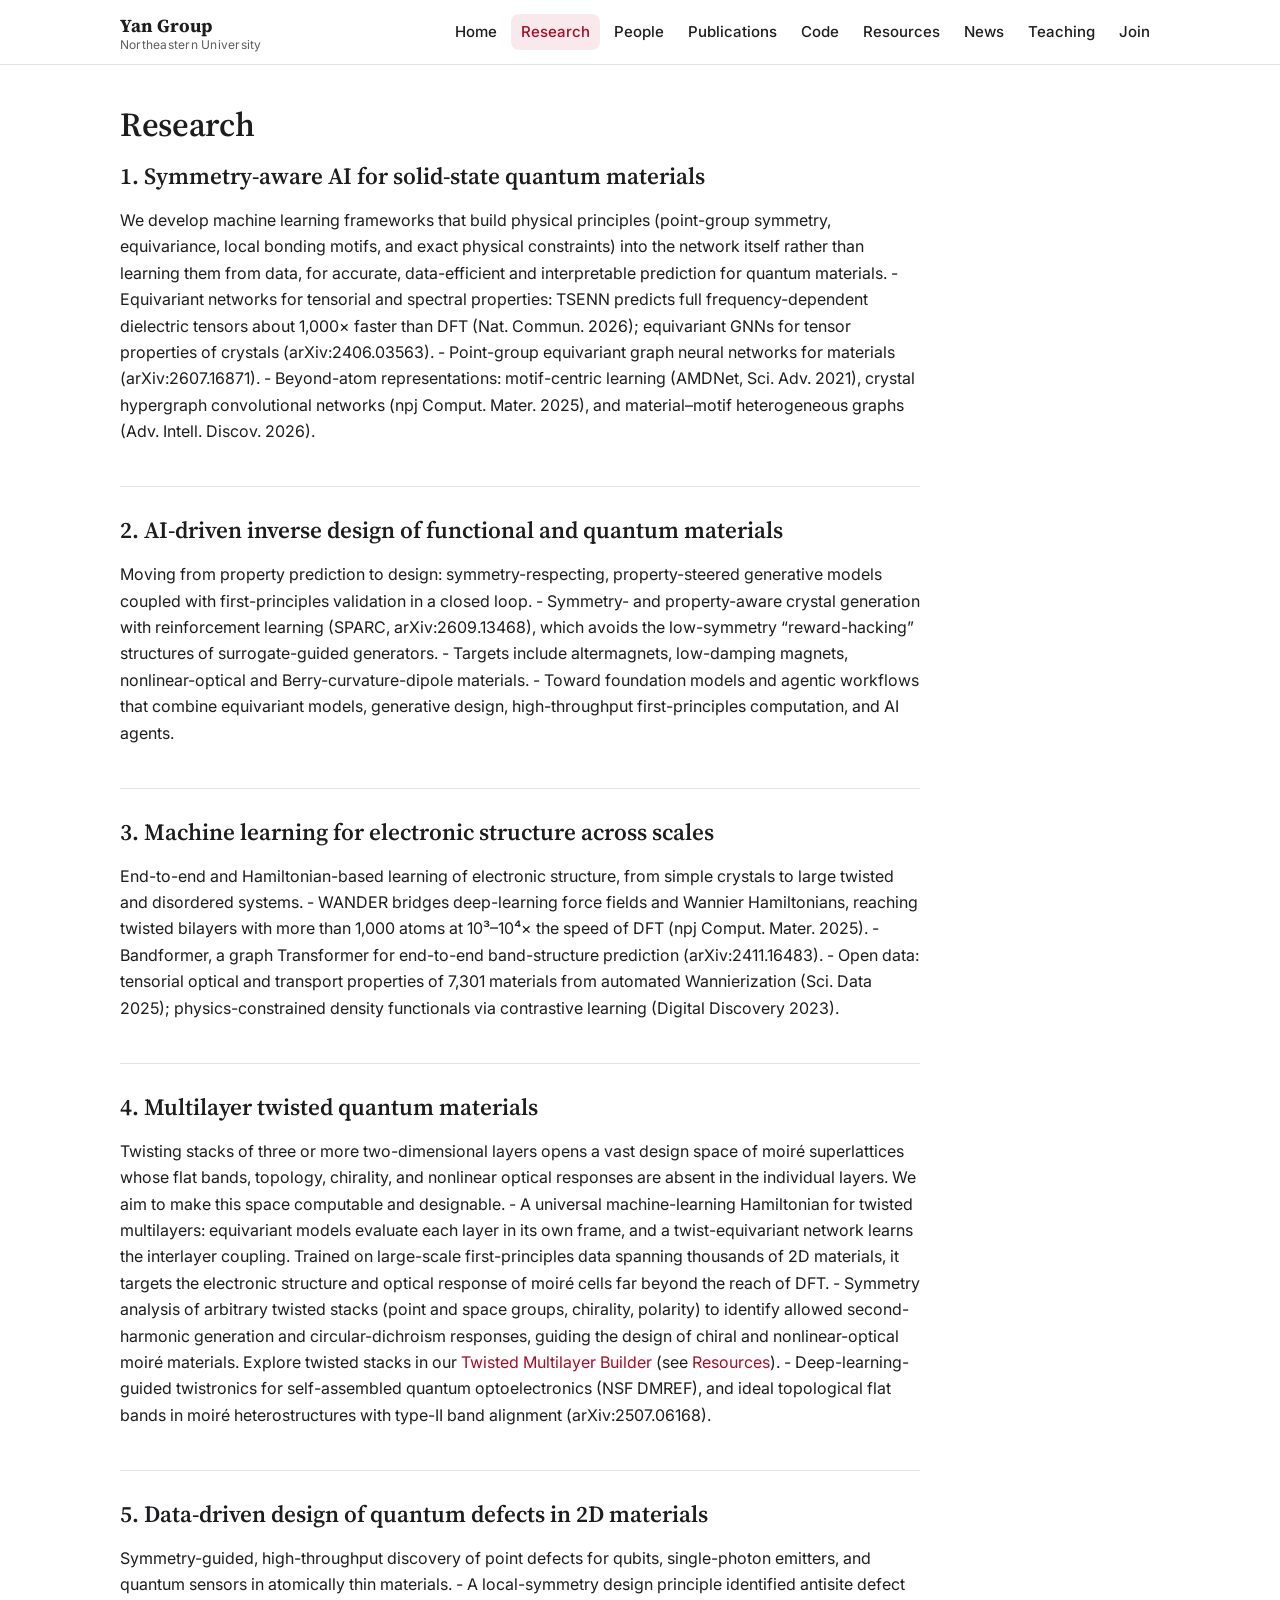
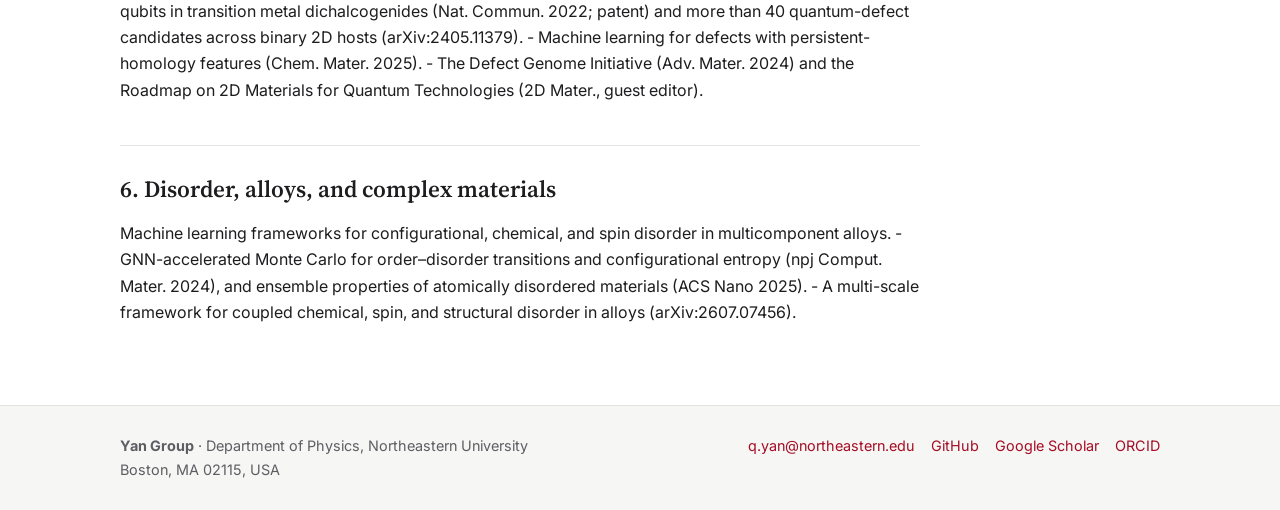
<file: docs/research.html>
<!doctype html>
<html lang="en">
<head>
<meta charset="utf-8">
<meta name="viewport" content="width=device-width, initial-scale=1">
<title>Research | Yan Group at Northeastern</title>
<meta name="description" content="Research directions of the Yan Group">
<link rel="preconnect" href="https://fonts.googleapis.com"><link rel="preconnect" href="https://fonts.gstatic.com" crossorigin>
<link href="https://fonts.googleapis.com/css2?family=Inter:wght@400;500;600;700&family=Source+Serif+4:opsz,wght@8..60,600&display=swap" rel="stylesheet">
<link rel="stylesheet" href="assets/css/site.css">
<link rel="icon" href="assets/img/favicon.svg" type="image/svg+xml">
</head>
<body>
<header class="site-header">
  <div class="wrap header-inner">
    <a class="brand" href="index.html"><span class="brand-name">Yan Group</span><span class="brand-sub">Northeastern University</span></a>
    <button class="nav-toggle" aria-expanded="false" aria-controls="site-nav" aria-label="Menu">☰</button>
    <nav id="site-nav" class="site-nav"><a href="index.html">Home</a><a href="research.html" aria-current="page">Research</a><a href="people.html">People</a><a href="publications.html">Publications</a><a href="code.html">Code</a><a href="resources.html">Resources</a><a href="news.html">News</a><a href="teaching.html">Teaching</a><a href="join.html">Join</a></nav>
  </div>
</header>
<main class="wrap">
<h1>Research</h1><div class="prose research">
<h2 id="symmetry-aware-ai-for-solid-state-quantum-materials">1. Symmetry-aware AI for solid-state quantum materials</h2>
<p>We develop machine learning frameworks that build physical principles (point-group symmetry, equivariance, local bonding motifs, and exact physical constraints) into the network itself rather than learning them from data, for accurate, data-efficient and interpretable prediction for quantum materials. - Equivariant networks for tensorial and spectral properties: TSENN predicts full frequency-dependent dielectric tensors about 1,000× faster than DFT (Nat. Commun. 2026); equivariant GNNs for tensor properties of crystals (arXiv:2406.03563). - Point-group equivariant graph neural networks for materials (arXiv:2607.16871). - Beyond-atom representations: motif-centric learning (AMDNet, Sci. Adv. 2021), crystal hypergraph convolutional networks (npj Comput. Mater. 2025), and material–motif heterogeneous graphs (Adv. Intell. Discov. 2026).</p>
<h2 id="ai-driven-inverse-design-of-functional-and-quantum-materials">2. AI-driven inverse design of functional and quantum materials</h2>
<p>Moving from property prediction to design: symmetry-respecting, property-steered generative models coupled with first-principles validation in a closed loop. - Symmetry- and property-aware crystal generation with reinforcement learning (SPARC, arXiv:2609.13468), which avoids the low-symmetry “reward-hacking” structures of surrogate-guided generators. - Targets include altermagnets, low-damping magnets, nonlinear-optical and Berry-curvature-dipole materials. - Toward foundation models and agentic workflows that combine equivariant models, generative design, high-throughput first-principles computation, and AI agents.</p>
<h2 id="machine-learning-for-electronic-structure-across-scales">3. Machine learning for electronic structure across scales</h2>
<p>End-to-end and Hamiltonian-based learning of electronic structure, from simple crystals to large twisted and disordered systems. - WANDER bridges deep-learning force fields and Wannier Hamiltonians, reaching twisted bilayers with more than 1,000 atoms at 10³–10⁴× the speed of DFT (npj Comput. Mater. 2025). - Bandformer, a graph Transformer for end-to-end band-structure prediction (arXiv:2411.16483). - Open data: tensorial optical and transport properties of 7,301 materials from automated Wannierization (Sci. Data 2025); physics-constrained density functionals via contrastive learning (Digital Discovery 2023).</p>
<h2 id="multilayer-twisted-quantum-materials">4. Multilayer twisted quantum materials</h2>
<p>Twisting stacks of three or more two-dimensional layers opens a vast design space of moiré superlattices whose flat bands, topology, chirality, and nonlinear optical responses are absent in the individual layers. We aim to make this space computable and designable. - A universal machine-learning Hamiltonian for twisted multilayers: equivariant models evaluate each layer in its own frame, and a twist-equivariant network learns the interlayer coupling. Trained on large-scale first-principles data spanning thousands of 2D materials, it targets the electronic structure and optical response of moiré cells far beyond the reach of DFT. - Symmetry analysis of arbitrary twisted stacks (point and space groups, chirality, polarity) to identify allowed second-harmonic generation and circular-dichroism responses, guiding the design of chiral and nonlinear-optical moiré materials. Explore twisted stacks in our <a href="https://qiminyan-twisted-builder.hf.space">Twisted Multilayer Builder</a> (see <a href="resources.html">Resources</a>). - Deep-learning-guided twistronics for self-assembled quantum optoelectronics (NSF DMREF), and ideal topological flat bands in moiré heterostructures with type-II band alignment (arXiv:2507.06168).</p>
<h2 id="data-driven-design-of-quantum-defects-in-2d-materials">5. Data-driven design of quantum defects in 2D materials</h2>
<p>Symmetry-guided, high-throughput discovery of point defects for qubits, single-photon emitters, and quantum sensors in atomically thin materials. - A local-symmetry design principle identified antisite defect qubits in transition metal dichalcogenides (Nat. Commun. 2022; patent) and more than 40 quantum-defect candidates across binary 2D hosts (arXiv:2405.11379). - Machine learning for defects with persistent-homology features (Chem. Mater. 2025). - The Defect Genome Initiative (Adv. Mater. 2024) and the Roadmap on 2D Materials for Quantum Technologies (2D Mater., guest editor).</p>
<h2 id="disorder-alloys-and-complex-materials">6. Disorder, alloys, and complex materials</h2>
<p>Machine learning frameworks for configurational, chemical, and spin disorder in multicomponent alloys. - GNN-accelerated Monte Carlo for order–disorder transitions and configurational entropy (npj Comput. Mater. 2024), and ensemble properties of atomically disordered materials (ACS Nano 2025). - A multi-scale framework for coupled chemical, spin, and structural disorder in alloys (arXiv:2607.07456).</p>
</div>
</main>
<footer class="site-footer">
  <div class="wrap footer-inner">
    <div><strong>Yan Group</strong> · Department of Physics, Northeastern University<br>Boston, MA 02115, USA</div>
    <div class="footer-links"><a href="mailto:q.yan@northeastern.edu">q.yan@northeastern.edu</a>
      <a href="https://github.com/qmatyanlab">GitHub</a>
      <a href="https://scholar.google.com/citations?user=ysfTfdkAAAAJ">Google Scholar</a>
      <a href="https://orcid.org/0000-0002-3377-0314">ORCID</a></div>
  </div>
</footer>
<script>
document.querySelector('.nav-toggle').addEventListener('click', e => {
  const open = document.body.classList.toggle('nav-open'); e.currentTarget.setAttribute('aria-expanded', open);
});
</script>
</body>
</html>
</file>
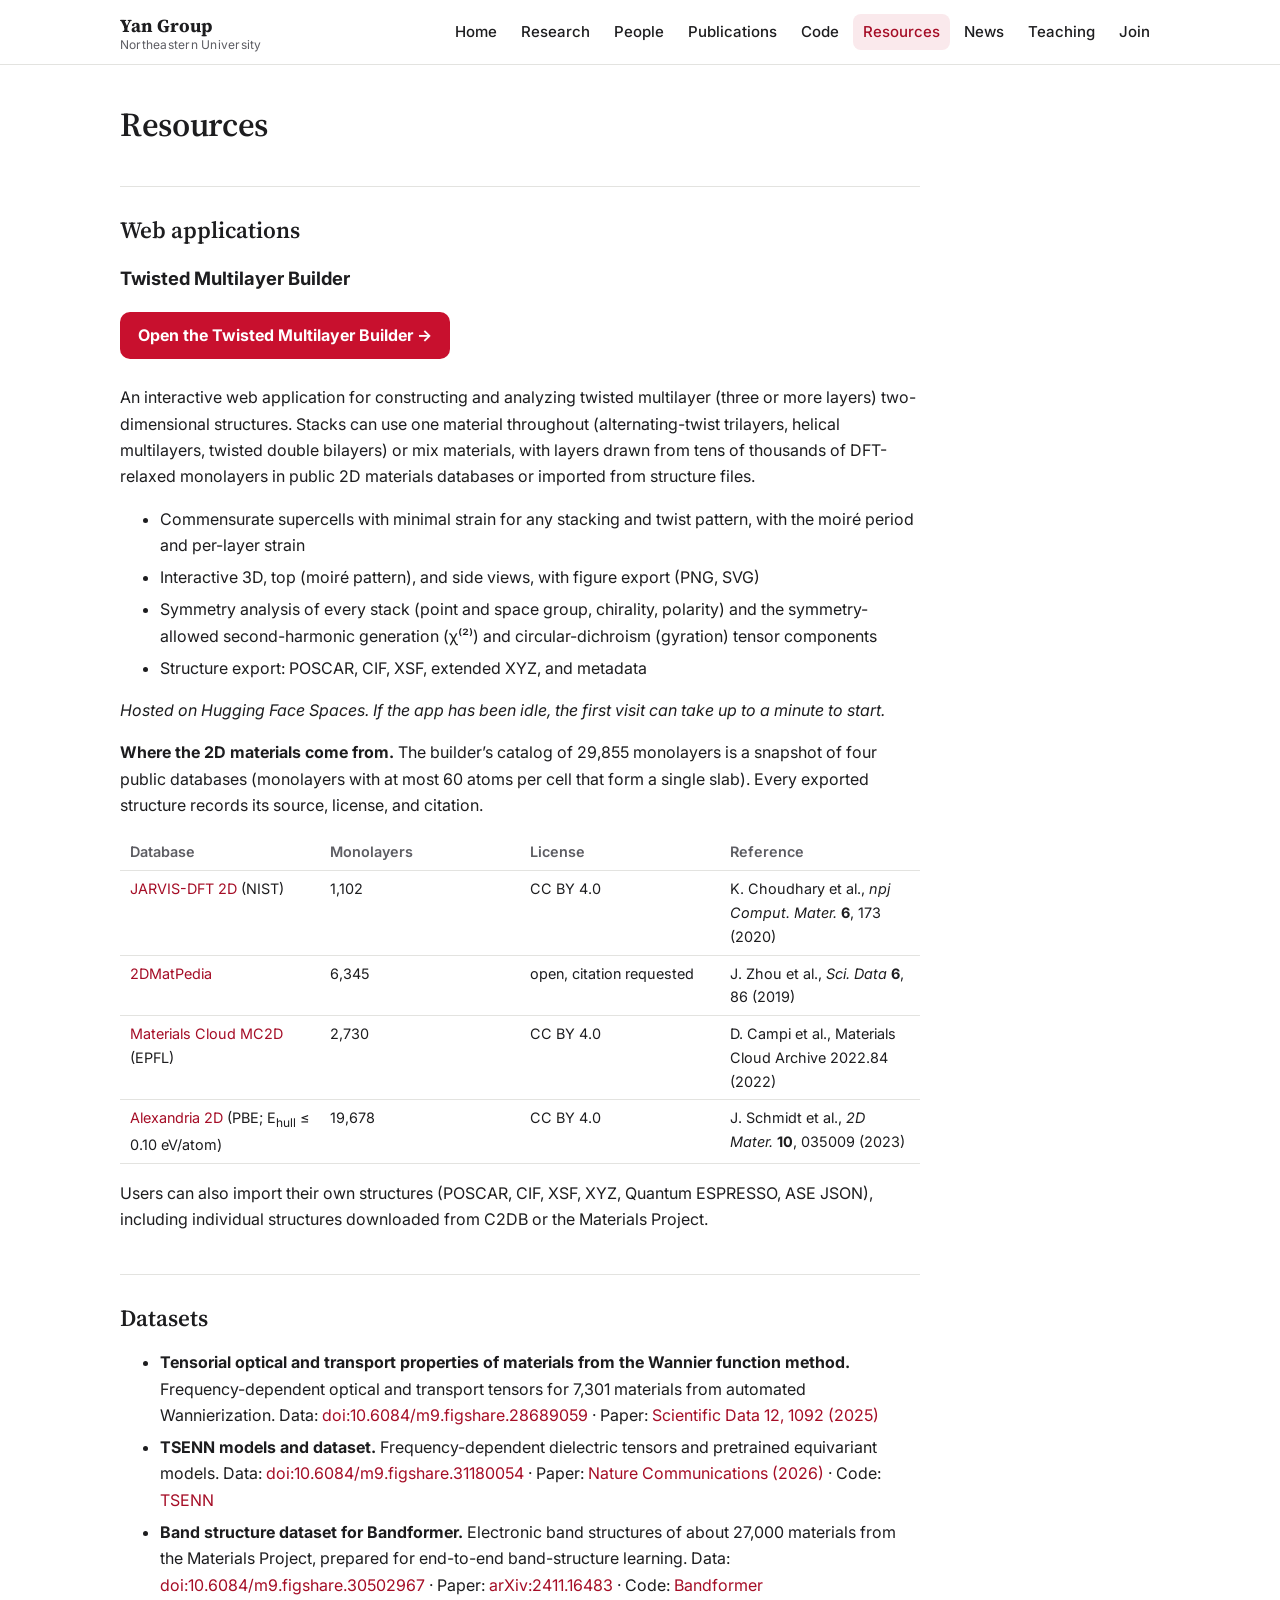
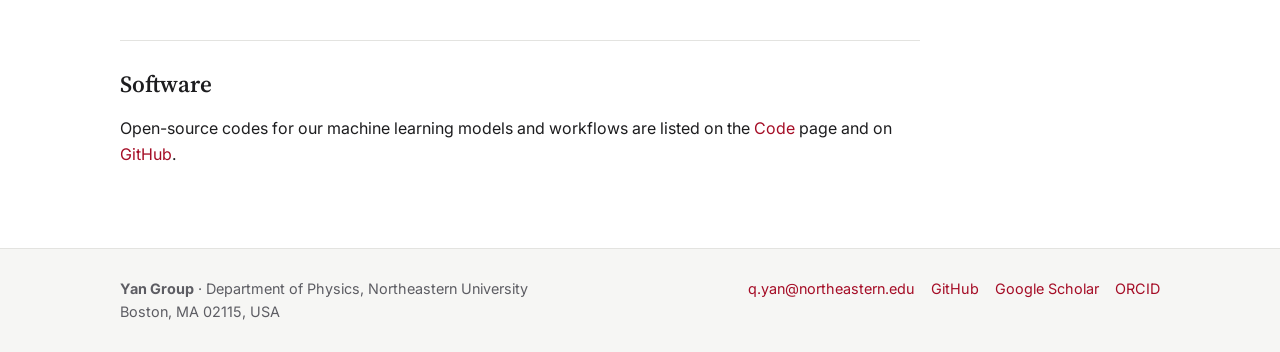
<file: docs/resources.html>
<!doctype html>
<html lang="en">
<head>
<meta charset="utf-8">
<meta name="viewport" content="width=device-width, initial-scale=1">
<title>Resources | Yan Group at Northeastern</title>
<meta name="description" content="AI and data-driven design of quantum and energy materials">
<link rel="preconnect" href="https://fonts.googleapis.com"><link rel="preconnect" href="https://fonts.gstatic.com" crossorigin>
<link href="https://fonts.googleapis.com/css2?family=Inter:wght@400;500;600;700&family=Source+Serif+4:opsz,wght@8..60,600&display=swap" rel="stylesheet">
<link rel="stylesheet" href="assets/css/site.css">
<link rel="icon" href="assets/img/favicon.svg" type="image/svg+xml">
</head>
<body>
<header class="site-header">
  <div class="wrap header-inner">
    <a class="brand" href="index.html"><span class="brand-name">Yan Group</span><span class="brand-sub">Northeastern University</span></a>
    <button class="nav-toggle" aria-expanded="false" aria-controls="site-nav" aria-label="Menu">☰</button>
    <nav id="site-nav" class="site-nav"><a href="index.html">Home</a><a href="research.html">Research</a><a href="people.html">People</a><a href="publications.html">Publications</a><a href="code.html">Code</a><a href="resources.html" aria-current="page">Resources</a><a href="news.html">News</a><a href="teaching.html">Teaching</a><a href="join.html">Join</a></nav>
  </div>
</header>
<main class="wrap">
<div class="prose"><h1 id="resources">Resources</h1>
<h2 id="web-applications">Web applications</h2>
<h3 id="twisted-multilayer-builder">Twisted Multilayer Builder</h3>
<p><a href="https://qiminyan-twisted-builder.hf.space" class="btn"><strong>Open the Twisted Multilayer Builder →</strong></a></p>
<p>An interactive web application for constructing and analyzing twisted multilayer (three or more layers) two-dimensional structures. Stacks can use one material throughout (alternating-twist trilayers, helical multilayers, twisted double bilayers) or mix materials, with layers drawn from tens of thousands of DFT-relaxed monolayers in public 2D materials databases or imported from structure files.</p>
<ul>
<li>Commensurate supercells with minimal strain for any stacking and twist pattern, with the moiré period and per-layer strain</li>
<li>Interactive 3D, top (moiré pattern), and side views, with figure export (PNG, SVG)</li>
<li>Symmetry analysis of every stack (point and space group, chirality, polarity) and the symmetry-allowed second-harmonic generation (χ⁽²⁾) and circular-dichroism (gyration) tensor components</li>
<li>Structure export: POSCAR, CIF, XSF, extended XYZ, and metadata</li>
</ul>
<p><em>Hosted on Hugging Face Spaces. If the app has been idle, the first visit can take up to a minute to start.</em></p>
<p><strong>Where the 2D materials come from.</strong> The builder’s catalog of 29,855 monolayers is a snapshot of four public databases (monolayers with at most 60 atoms per cell that form a single slab). Every exported structure records its source, license, and citation.</p>
<table>
<colgroup>
<col style="width: 25%" />
<col style="width: 25%" />
<col style="width: 25%" />
<col style="width: 25%" />
</colgroup>
<thead>
<tr class="header">
<th>Database</th>
<th>Monolayers</th>
<th>License</th>
<th>Reference</th>
</tr>
</thead>
<tbody>
<tr class="odd">
<td><a href="https://jarvis.nist.gov/">JARVIS-DFT 2D</a> (NIST)</td>
<td>1,102</td>
<td>CC BY 4.0</td>
<td>K. Choudhary et al., <em>npj Comput. Mater.</em> <strong>6</strong>, 173 (2020)</td>
</tr>
<tr class="even">
<td><a href="http://www.2dmatpedia.org/">2DMatPedia</a></td>
<td>6,345</td>
<td>open, citation requested</td>
<td>J. Zhou et al., <em>Sci. Data</em> <strong>6</strong>, 86 (2019)</td>
</tr>
<tr class="odd">
<td><a href="https://www.materialscloud.org/discover/mc2d">Materials Cloud MC2D</a> (EPFL)</td>
<td>2,730</td>
<td>CC BY 4.0</td>
<td>D. Campi et al., Materials Cloud Archive 2022.84 (2022)</td>
</tr>
<tr class="even">
<td><a href="https://alexandria.icams.rub.de/">Alexandria 2D</a> (PBE; E<sub>hull</sub> ≤ 0.10 eV/atom)</td>
<td>19,678</td>
<td>CC BY 4.0</td>
<td>J. Schmidt et al., <em>2D Mater.</em> <strong>10</strong>, 035009 (2023)</td>
</tr>
</tbody>
</table>
<p>Users can also import their own structures (POSCAR, CIF, XSF, XYZ, Quantum ESPRESSO, ASE JSON), including individual structures downloaded from C2DB or the Materials Project.</p>
<h2 id="datasets">Datasets</h2>
<ul>
<li><strong>Tensorial optical and transport properties of materials from the Wannier function method.</strong> Frequency-dependent optical and transport tensors for 7,301 materials from automated Wannierization. Data: <a href="https://doi.org/10.6084/m9.figshare.28689059">doi:10.6084/m9.figshare.28689059</a> · Paper: <a href="https://doi.org/10.1038/s41597-025-05396-9">Scientific Data 12, 1092 (2025)</a></li>
<li><strong>TSENN models and dataset.</strong> Frequency-dependent dielectric tensors and pretrained equivariant models. Data: <a href="https://doi.org/10.6084/m9.figshare.31180054">doi:10.6084/m9.figshare.31180054</a> · Paper: <a href="https://doi.org/10.1038/s41467-026-69159-9">Nature Communications (2026)</a> · Code: <a href="https://github.com/qmatyanlab/TSENN">TSENN</a></li>
<li><strong>Band structure dataset for Bandformer.</strong> Electronic band structures of about 27,000 materials from the Materials Project, prepared for end-to-end band-structure learning. Data: <a href="https://doi.org/10.6084/m9.figshare.30502967">doi:10.6084/m9.figshare.30502967</a> · Paper: <a href="https://arxiv.org/abs/2411.16483">arXiv:2411.16483</a> · Code: <a href="https://github.com/qmatyanlab/Bandformer">Bandformer</a></li>
</ul>
<h2 id="software">Software</h2>
<p>Open-source codes for our machine learning models and workflows are listed on the <a href="code.html">Code</a> page and on <a href="https://github.com/qmatyanlab">GitHub</a>.</p>
</div>
</main>
<footer class="site-footer">
  <div class="wrap footer-inner">
    <div><strong>Yan Group</strong> · Department of Physics, Northeastern University<br>Boston, MA 02115, USA</div>
    <div class="footer-links"><a href="mailto:q.yan@northeastern.edu">q.yan@northeastern.edu</a>
      <a href="https://github.com/qmatyanlab">GitHub</a>
      <a href="https://scholar.google.com/citations?user=ysfTfdkAAAAJ">Google Scholar</a>
      <a href="https://orcid.org/0000-0002-3377-0314">ORCID</a></div>
  </div>
</footer>
<script>
document.querySelector('.nav-toggle').addEventListener('click', e => {
  const open = document.body.classList.toggle('nav-open'); e.currentTarget.setAttribute('aria-expanded', open);
});
</script>
</body>
</html>
</file>
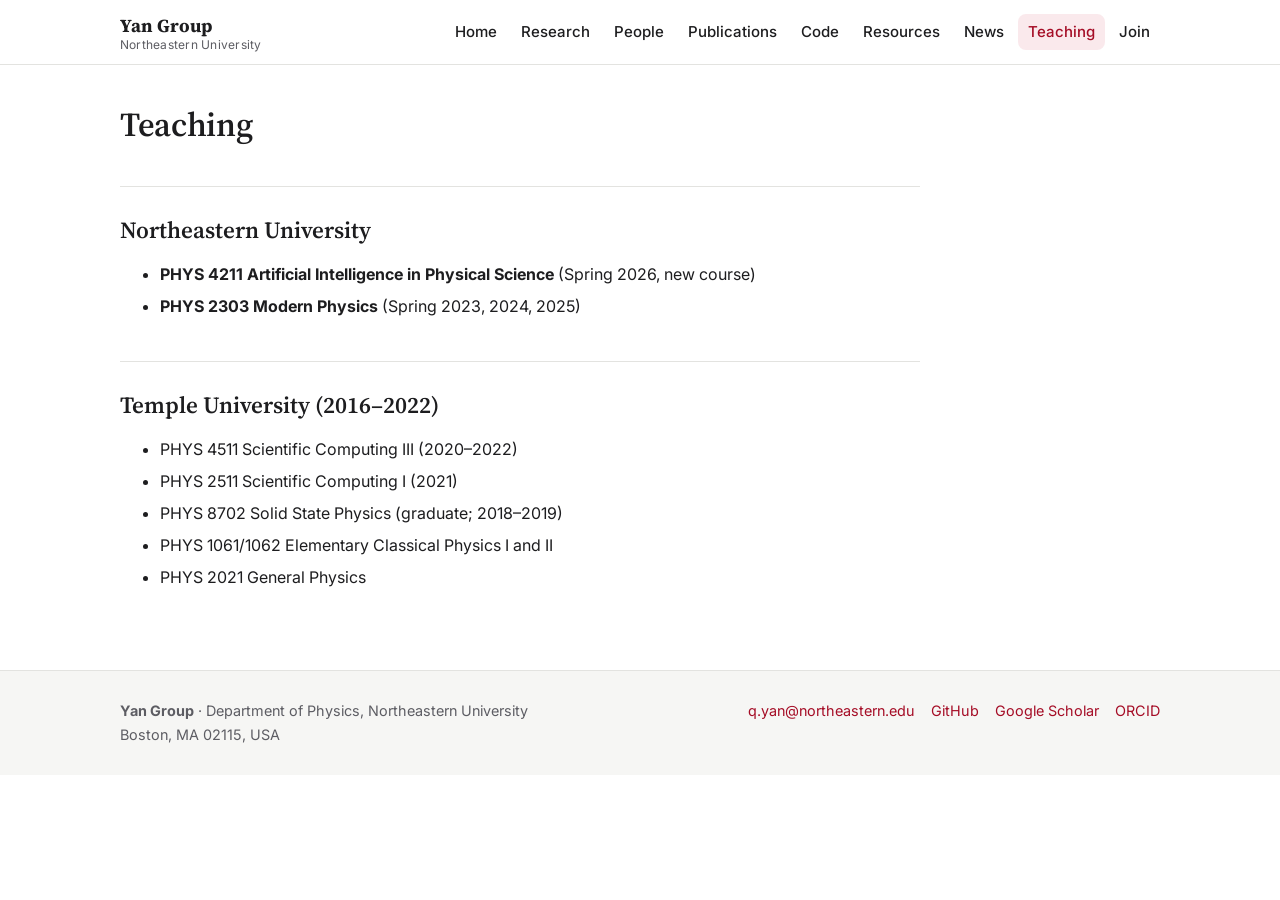
<file: docs/teaching.html>
<!doctype html>
<html lang="en">
<head>
<meta charset="utf-8">
<meta name="viewport" content="width=device-width, initial-scale=1">
<title>Teaching | Yan Group at Northeastern</title>
<meta name="description" content="AI and data-driven design of quantum and energy materials">
<link rel="preconnect" href="https://fonts.googleapis.com"><link rel="preconnect" href="https://fonts.gstatic.com" crossorigin>
<link href="https://fonts.googleapis.com/css2?family=Inter:wght@400;500;600;700&family=Source+Serif+4:opsz,wght@8..60,600&display=swap" rel="stylesheet">
<link rel="stylesheet" href="assets/css/site.css">
<link rel="icon" href="assets/img/favicon.svg" type="image/svg+xml">
</head>
<body>
<header class="site-header">
  <div class="wrap header-inner">
    <a class="brand" href="index.html"><span class="brand-name">Yan Group</span><span class="brand-sub">Northeastern University</span></a>
    <button class="nav-toggle" aria-expanded="false" aria-controls="site-nav" aria-label="Menu">☰</button>
    <nav id="site-nav" class="site-nav"><a href="index.html">Home</a><a href="research.html">Research</a><a href="people.html">People</a><a href="publications.html">Publications</a><a href="code.html">Code</a><a href="resources.html">Resources</a><a href="news.html">News</a><a href="teaching.html" aria-current="page">Teaching</a><a href="join.html">Join</a></nav>
  </div>
</header>
<main class="wrap">
<div class="prose"><h1 id="teaching">Teaching</h1>
<h2 id="northeastern-university">Northeastern University</h2>
<ul>
<li><strong>PHYS 4211 Artificial Intelligence in Physical Science</strong> (Spring 2026, new course)</li>
<li><strong>PHYS 2303 Modern Physics</strong> (Spring 2023, 2024, 2025)</li>
</ul>
<h2 id="temple-university-20162022">Temple University (2016–2022)</h2>
<ul>
<li>PHYS 4511 Scientific Computing III (2020–2022)</li>
<li>PHYS 2511 Scientific Computing I (2021)</li>
<li>PHYS 8702 Solid State Physics (graduate; 2018–2019)</li>
<li>PHYS 1061/1062 Elementary Classical Physics I and II</li>
<li>PHYS 2021 General Physics</li>
</ul>
</div>
</main>
<footer class="site-footer">
  <div class="wrap footer-inner">
    <div><strong>Yan Group</strong> · Department of Physics, Northeastern University<br>Boston, MA 02115, USA</div>
    <div class="footer-links"><a href="mailto:q.yan@northeastern.edu">q.yan@northeastern.edu</a>
      <a href="https://github.com/qmatyanlab">GitHub</a>
      <a href="https://scholar.google.com/citations?user=ysfTfdkAAAAJ">Google Scholar</a>
      <a href="https://orcid.org/0000-0002-3377-0314">ORCID</a></div>
  </div>
</footer>
<script>
document.querySelector('.nav-toggle').addEventListener('click', e => {
  const open = document.body.classList.toggle('nav-open'); e.currentTarget.setAttribute('aria-expanded', open);
});
</script>
</body>
</html>
</file>
<file: docs/assets/css/site.css>
:root {
  --bg: #ffffff; --bg-soft: #f6f6f4; --text: #1d1d1f; --muted: #5d5d63; --line: #e3e3e0;
  --accent: #c8102e; --accent-ink: #a50d26; --card: #ffffff; --shadow: 0 1px 2px rgba(0,0,0,.05), 0 4px 16px rgba(0,0,0,.05);
  --serif: "Source Serif 4", Georgia, serif; --sans: Inter, system-ui, -apple-system, "Segoe UI", sans-serif;
  --maxw: 1080px;
}
@media (prefers-color-scheme: dark) {
  :root { --bg: #121214; --bg-soft: #1b1b1e; --text: #ececee; --muted: #a3a3aa; --line: #2c2c31;
          --accent: #ff4d63; --accent-ink: #ff7385; --card: #18181b; --shadow: none; }
}
* { box-sizing: border-box; }
html { -webkit-text-size-adjust: 100%; }
body { margin: 0; background: var(--bg); color: var(--text); font: 16px/1.65 var(--sans); }
a { color: var(--accent-ink); text-decoration: none; }
a:hover { text-decoration: underline; }
img { max-width: 100%; height: auto; }
.wrap { max-width: var(--maxw); margin: 0 auto; padding: 0 20px; }
main.wrap { padding-top: 32px; padding-bottom: 64px; min-height: 60vh; }
h1, h2, h3 { line-height: 1.25; }
h1 { font: 600 2.1rem/1.2 var(--serif); margin: .2em 0 .5em; letter-spacing: -.01em; }
h2 { font: 600 1.45rem/1.3 var(--serif); margin: 1.8em 0 .6em; }
h3 { font-size: 1.05rem; margin: 0 0 .35em; }
.lede { font-size: 1.08rem; color: var(--muted); max-width: 46rem; }

/* header */
.site-header { position: sticky; top: 0; z-index: 10; background: color-mix(in srgb, var(--bg) 92%, transparent);
  backdrop-filter: saturate(1.4) blur(8px); border-bottom: 1px solid var(--line); }
.header-inner { display: flex; align-items: center; gap: 24px; min-height: 64px; }
.brand { display: flex; flex-direction: column; line-height: 1.1; color: var(--text); }
.brand:hover { text-decoration: none; }
.brand-name { font: 700 1.15rem var(--serif); }
.brand-sub { font-size: .75rem; color: var(--muted); letter-spacing: .02em; }
.site-nav { margin-left: auto; display: flex; gap: 4px; flex-wrap: wrap; }
.site-nav a { color: var(--text); padding: 6px 10px; border-radius: 8px; font-size: .94rem; font-weight: 500; }
.site-nav a:hover { background: var(--bg-soft); text-decoration: none; }
.site-nav a[aria-current="page"] { color: var(--accent-ink); background: color-mix(in srgb, var(--accent) 9%, transparent); }
.nav-toggle { display: none; margin-left: auto; background: none; border: 1px solid var(--line); color: var(--text);
  border-radius: 8px; font-size: 1.2rem; padding: 4px 10px; cursor: pointer; }

/* hero */
.hero { display: grid; grid-template-columns: 1fr 240px; gap: 48px; align-items: center; padding: 24px 0 8px; }
.eyebrow { text-transform: uppercase; letter-spacing: .08em; font-size: .78rem; color: var(--accent-ink); font-weight: 600; margin: 0; }
.hero h1 { font-size: 2.5rem; margin-top: .3em; }
.cta { display: flex; gap: 12px; flex-wrap: wrap; margin-top: 1.4em; }
.btn { display: inline-block; padding: 10px 18px; border-radius: 10px; background: var(--accent); color: #fff; font-weight: 600; }
.btn:hover { text-decoration: none; filter: brightness(1.05); }
.btn.ghost { background: transparent; color: var(--accent-ink); border: 1px solid color-mix(in srgb, var(--accent) 40%, transparent); }
.pi { margin: 0; text-align: center; }
.pi img { width: 200px; height: 200px; object-fit: cover; border-radius: 50%; box-shadow: var(--shadow); }
.pi figcaption { color: var(--muted); font-size: .9rem; margin-top: 10px; }

/* research cards */
.cards { display: grid; grid-template-columns: repeat(auto-fill, minmax(290px, 1fr)); gap: 16px; }
.card { display: block; padding: 18px 20px; border: 1px solid var(--line); border-radius: 14px; background: var(--card);
  color: var(--text); box-shadow: var(--shadow); transition: border-color .15s, transform .15s; }
.card:hover { text-decoration: none; border-color: color-mix(in srgb, var(--accent) 45%, var(--line)); transform: translateY(-2px); }
.card h3 { color: var(--accent-ink); }
.card p { margin: 0; color: var(--muted); font-size: .95rem; }
.two-col { display: grid; grid-template-columns: 1.1fr 1fr; gap: 48px; }

/* news */
.news { list-style: none; padding: 0; margin: 0; }
.news li { display: grid; grid-template-columns: 82px 1fr; gap: 14px; padding: 10px 0; border-bottom: 1px solid var(--line); }
.news time { color: var(--muted); font-size: .88rem; font-variant-numeric: tabular-nums; padding-top: 2px; }

/* prose */
.prose { max-width: 50rem; }
.prose h2 { border-top: 1px solid var(--line); padding-top: 1.2em; }
.prose h2:first-child { border-top: 0; padding-top: 0; margin-top: .4em; }
.prose li { margin: .35em 0; }

/* people */
.pi-block { display: grid; grid-template-columns: 180px 1fr; gap: 32px; align-items: start; }
.pi-block img { width: 180px; height: 180px; object-fit: cover; border-radius: 50%; }
.pi-block h2 { margin-top: 0; }
.links { font-size: .95rem; }
.people { display: grid; grid-template-columns: repeat(auto-fill, minmax(230px, 1fr)); gap: 18px 20px; }
.person { display: flex; gap: 14px; align-items: center; }
.person img, .avatar { width: 76px; height: 76px; border-radius: 50%; object-fit: cover; flex: none; }
.avatar { display: grid; place-items: center; background: var(--bg-soft); color: var(--muted); font-weight: 600; border: 1px solid var(--line); }
.alumni .person img, .alumni .avatar { width: 60px; height: 60px; }
.pname { font-weight: 600; }
.prole, .now { color: var(--muted); font-size: .88rem; line-height: 1.4; }
.group-photo { margin: 40px 0 0; }
.group-photo img { border-radius: 14px; }
.group-photo figcaption { color: var(--muted); font-size: .88rem; margin-top: 6px; }

/* publications */
.year { font-family: var(--sans); font-size: 1.05rem; color: var(--accent-ink); border-bottom: 1px solid var(--line); padding-bottom: 4px; }
.pubs { padding-left: 1.4em; margin: 0; }
.pubs li { margin: .6em 0; font-size: .95rem; }
.doi { font-size: .82rem; border: 1px solid var(--line); border-radius: 6px; padding: 0 6px; margin-left: 4px; white-space: nowrap; }

/* code */
.repos { display: grid; grid-template-columns: repeat(auto-fill, minmax(300px, 1fr)); gap: 16px; }
.repo { padding: 16px 18px; border: 1px solid var(--line); border-radius: 14px; background: var(--card); }
.repo p { margin: .3em 0; color: var(--muted); font-size: .94rem; }
.repo .paper { font-size: .86rem; }

/* footer */
.site-footer { border-top: 1px solid var(--line); background: var(--bg-soft); color: var(--muted); font-size: .9rem; }
.footer-inner { display: flex; justify-content: space-between; gap: 24px; flex-wrap: wrap; padding: 28px 20px; }
.footer-links { display: flex; gap: 16px; flex-wrap: wrap; align-items: flex-start; }

/* mobile */
@media (max-width: 820px) {
  .nav-toggle { display: block; }
  .site-nav { display: none; position: absolute; top: 64px; left: 0; right: 0; flex-direction: column;
    background: var(--bg); border-bottom: 1px solid var(--line); padding: 8px 16px 16px; }
  .nav-open .site-nav { display: flex; }
  .hero { grid-template-columns: 1fr; gap: 24px; }
  .hero h1 { font-size: 1.9rem; }
  .pi { order: -1; text-align: left; display: flex; align-items: center; gap: 16px; }
  .pi img { width: 96px; height: 96px; }
  .pi figcaption { margin: 0; text-align: left; }
  .two-col { grid-template-columns: 1fr; gap: 8px; }
  .pi-block { grid-template-columns: 1fr; }
  .pi-block img { width: 120px; height: 120px; }
  .wrap { padding: 0 16px; }
  h1 { font-size: 1.75rem; }
}

/* resources */
.prose a.btn { color: #fff; margin: .4em 0 .6em; }
.prose a.btn:hover { text-decoration: none; }
.prose h3 { font-size: 1.15rem; margin-top: 1.2em; }
.prose table { border-collapse: collapse; width: 100%; font-size: .9rem; margin: .8em 0; display: block; overflow-x: auto; }
.prose th, .prose td { border-bottom: 1px solid var(--line); padding: 6px 10px; text-align: left; vertical-align: top; }
.prose th { color: var(--muted); font-weight: 600; }
</file>
